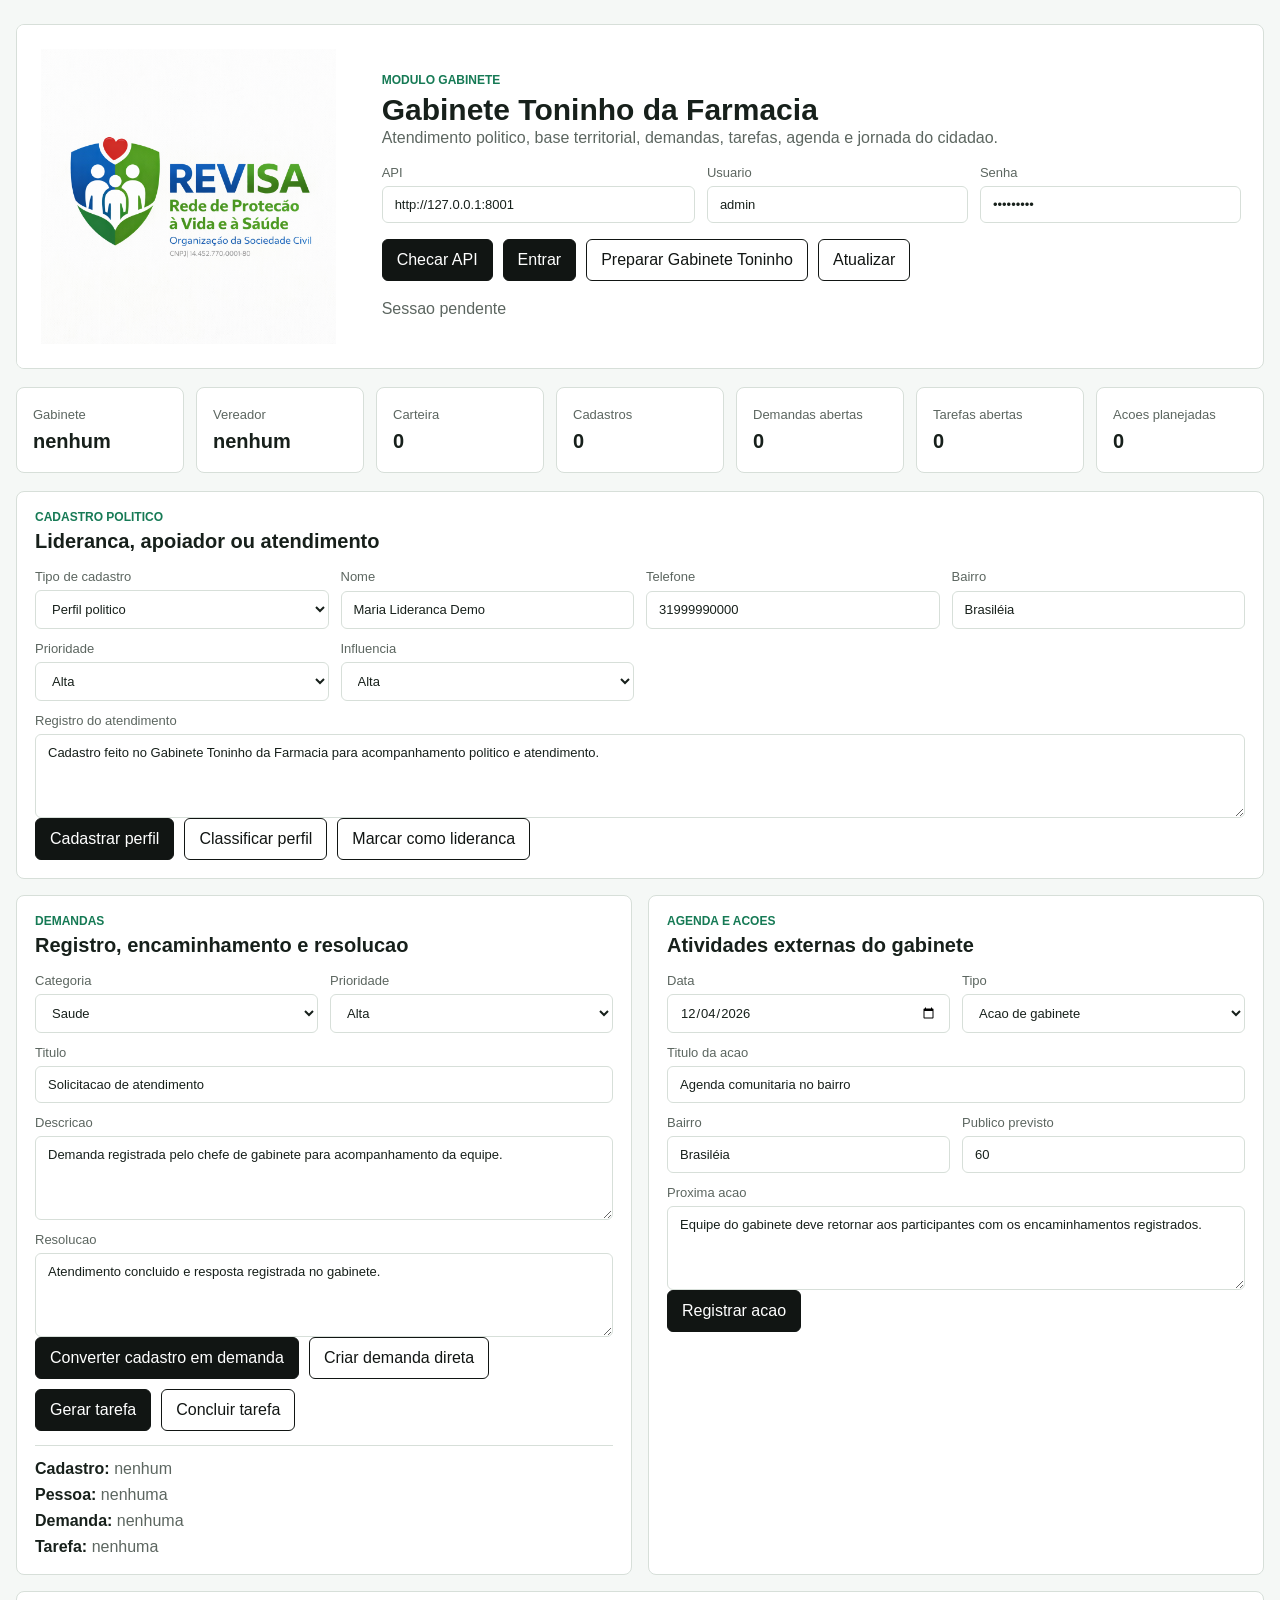
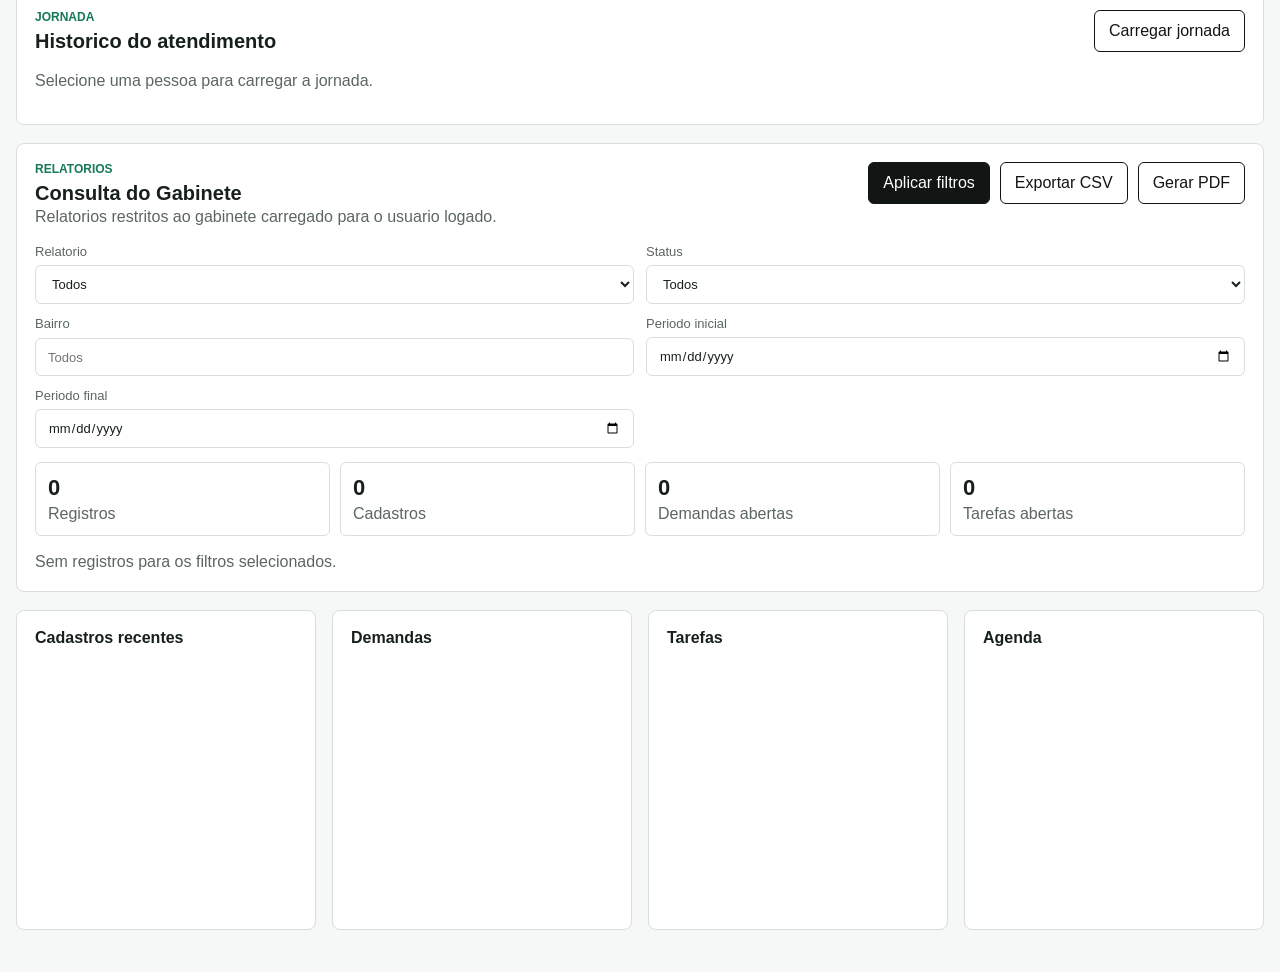
<file: apps/gabinete/index.html>
<!doctype html>
<html lang="pt-BR">
  <head>
    <meta charset="utf-8" />
    <meta name="viewport" content="width=device-width, initial-scale=1" />
    <title>REVISA Modulo Gabinete</title>
    <link rel="icon" href="data:," />
    <link rel="stylesheet" href="./styles.css" />
  </head>
  <body>
    <main class="app-shell">
      <section class="access-panel" aria-label="Acesso ao gabinete">
        <img src="./assets/logo-revisa.png" alt="Logo REVISA" />
        <div class="access-content">
          <div>
            <p class="eyebrow">Modulo Gabinete</p>
            <h1>Gabinete Toninho da Farmacia</h1>
            <p class="muted">Atendimento politico, base territorial, demandas, tarefas, agenda e jornada do cidadao.</p>
          </div>
          <div class="access-grid">
            <label>
              API
              <input id="apiBase" value="http://127.0.0.1:8001" />
            </label>
            <label>
              Usuario
              <input id="username" value="admin" autocomplete="username" />
            </label>
            <label>
              Senha
              <input id="password" type="password" value="Admin@123" autocomplete="current-password" />
            </label>
          </div>
          <div class="actions">
            <button id="healthBtn" type="button">Checar API</button>
            <button id="loginBtn" type="button">Entrar</button>
            <button id="prepareCabinetBtn" type="button" class="secondary">Preparar Gabinete Toninho</button>
            <button id="refreshBtn" type="button" class="secondary">Atualizar</button>
          </div>
          <p id="sessionState" class="muted">Sessao pendente</p>
        </div>
      </section>

      <section class="context-row" aria-label="Resumo do gabinete">
        <article>
          <span>Gabinete</span>
          <strong id="contextCabinet">nenhum</strong>
        </article>
        <article>
          <span>Vereador</span>
          <strong id="contextVereador">nenhum</strong>
        </article>
        <article>
          <span>Carteira</span>
          <strong id="metricCarteira">0</strong>
        </article>
        <article>
          <span>Cadastros</span>
          <strong id="metricCaptacoes">0</strong>
        </article>
        <article>
          <span>Demandas abertas</span>
          <strong id="metricDemandas">0</strong>
        </article>
        <article>
          <span>Tarefas abertas</span>
          <strong id="metricTarefas">0</strong>
        </article>
        <article>
          <span>Acoes planejadas</span>
          <strong id="metricAgenda">0</strong>
        </article>
      </section>

      <section class="board">
        <article class="panel profile-panel">
          <div class="panel-head">
            <div>
              <p class="eyebrow">Cadastro politico</p>
              <h2>Lideranca, apoiador ou atendimento</h2>
            </div>
          </div>
          <div class="form-grid">
            <label>
              Tipo de cadastro
              <select id="profileType">
                <option value="PERFIL_POLITICO">Perfil politico</option>
                <option value="LIDERANCA">Lideranca</option>
                <option value="APOIADOR">Apoiador</option>
                <option value="ATENDIMENTO">Atendimento</option>
              </select>
            </label>
            <label>
              Nome
              <input id="profileName" value="Maria Lideranca Demo" />
            </label>
            <label>
              Telefone
              <input id="profilePhone" value="31999990000" />
            </label>
            <label>
              Bairro
              <input id="profileDistrict" value="Brasiléia" />
            </label>
            <label>
              Prioridade
              <select id="profilePriority">
                <option value="HIGH">Alta</option>
                <option value="MEDIUM">Media</option>
                <option value="LOW">Baixa</option>
              </select>
            </label>
            <label>
              Influencia
              <select id="profileInfluence">
                <option value="ALTA">Alta</option>
                <option value="MEDIA">Media</option>
                <option value="BAIXA">Baixa</option>
              </select>
            </label>
            <label class="wide">
              Registro do atendimento
              <textarea id="profileNotes">Cadastro feito no Gabinete Toninho da Farmacia para acompanhamento politico e atendimento.</textarea>
            </label>
          </div>
          <div class="actions">
            <button id="createProfileBtn" type="button">Cadastrar perfil</button>
            <button id="classifyProfileBtn" type="button" class="secondary">Classificar perfil</button>
            <button id="leadershipBtn" type="button" class="secondary">Marcar como lideranca</button>
          </div>
        </article>

        <article class="panel demand-panel">
          <div class="panel-head">
            <div>
              <p class="eyebrow">Demandas</p>
              <h2>Registro, encaminhamento e resolucao</h2>
            </div>
          </div>
          <div class="form-grid compact">
            <label>
              Categoria
              <select id="demandCategory">
                <option value="SAUDE">Saude</option>
                <option value="ASSISTENCIA_SOCIAL">Assistencia social</option>
                <option value="EMPREGO">Emprego</option>
                <option value="INFRAESTRUTURA">Infraestrutura</option>
                <option value="DOCUMENTACAO">Documentacao</option>
                <option value="ATENDIMENTO_POLITICO">Atendimento politico</option>
              </select>
            </label>
            <label>
              Prioridade
              <select id="demandPriority">
                <option value="HIGH">Alta</option>
                <option value="MEDIUM">Media</option>
                <option value="LOW">Baixa</option>
              </select>
            </label>
            <label class="wide">
              Titulo
              <input id="demandTitle" value="Solicitacao de atendimento" />
            </label>
            <label class="wide">
              Descricao
              <textarea id="demandDescription">Demanda registrada pelo chefe de gabinete para acompanhamento da equipe.</textarea>
            </label>
            <label class="wide">
              Resolucao
              <textarea id="resolutionNotes">Atendimento concluido e resposta registrada no gabinete.</textarea>
            </label>
          </div>
          <div class="actions">
            <button id="convertDemandBtn" type="button">Converter cadastro em demanda</button>
            <button id="createDemandBtn" type="button" class="secondary">Criar demanda direta</button>
            <button id="createTaskBtn" type="button">Gerar tarefa</button>
            <button id="completeTaskBtn" type="button" class="secondary">Concluir tarefa</button>
          </div>
          <div class="selected-flow">
            <p><strong>Cadastro:</strong> <span id="selectedCapture">nenhum</span></p>
            <p><strong>Pessoa:</strong> <span id="selectedPerson">nenhuma</span></p>
            <p><strong>Demanda:</strong> <span id="selectedDemand">nenhuma</span></p>
            <p><strong>Tarefa:</strong> <span id="selectedTask">nenhuma</span></p>
          </div>
        </article>

        <article class="panel">
          <div class="panel-head">
            <div>
              <p class="eyebrow">Agenda e acoes</p>
              <h2>Atividades externas do gabinete</h2>
            </div>
          </div>
          <div class="form-grid compact">
            <label>
              Data
              <input id="eventDate" type="date" />
            </label>
            <label>
              Tipo
              <select id="eventType">
                <option value="ACAO_GABINETE">Acao de gabinete</option>
                <option value="REUNIAO_COMUNITARIA">Reuniao comunitaria</option>
                <option value="VISITA_LIDERANCA">Visita a lideranca</option>
                <option value="PRESTACAO_CONTAS">Prestacao de contas</option>
              </select>
            </label>
            <label class="wide">
              Titulo da acao
              <input id="eventTitle" value="Agenda comunitaria no bairro" />
            </label>
            <label>
              Bairro
              <input id="eventDistrict" value="Brasiléia" />
            </label>
            <label>
              Publico previsto
              <input id="eventExpected" value="60" />
            </label>
            <label class="wide">
              Proxima acao
              <textarea id="eventNextAction">Equipe do gabinete deve retornar aos participantes com os encaminhamentos registrados.</textarea>
            </label>
          </div>
          <div class="actions">
            <button id="createEventBtn" type="button">Registrar acao</button>
          </div>
        </article>

        <article class="panel journey-panel">
          <div class="panel-head">
            <div>
              <p class="eyebrow">Jornada</p>
              <h2>Historico do atendimento</h2>
            </div>
            <button id="timelineBtn" type="button" class="secondary">Carregar jornada</button>
          </div>
          <div id="timelineSummary" class="timeline-summary">
            <p class="muted">Selecione uma pessoa para carregar a jornada.</p>
          </div>
          <div id="timelineList" class="timeline-list"></div>
        </article>
      </section>

      <section class="report-center panel" aria-label="Relatorios do gabinete">
        <div class="panel-head">
          <div>
            <p class="eyebrow">Relatorios</p>
            <h2>Consulta do Gabinete</h2>
            <p class="muted">Relatorios restritos ao gabinete carregado para o usuario logado.</p>
          </div>
          <div class="actions">
            <button id="cabinetReportRunBtn" type="button">Aplicar filtros</button>
            <button id="cabinetReportCsvBtn" type="button" class="secondary">Exportar CSV</button>
            <button id="cabinetReportPdfBtn" type="button" class="secondary">Gerar PDF</button>
          </div>
        </div>
        <div class="form-grid compact">
          <label>
            Relatorio
            <select id="cabinetReportType">
              <option value="all">Todos</option>
              <option value="captures">Cadastros politicos</option>
              <option value="demands">Demandas</option>
              <option value="tasks">Tarefas</option>
              <option value="events">Agenda e acoes</option>
              <option value="productivity">Produtividade da equipe</option>
              <option value="territory">Mapa territorial</option>
            </select>
          </label>
          <label>
            Status
            <select id="cabinetReportStatus">
              <option value="">Todos</option>
            </select>
          </label>
          <label>
            Bairro
            <input id="cabinetReportDistrict" placeholder="Todos" />
          </label>
          <label>
            Periodo inicial
            <input id="cabinetReportStart" type="date" />
          </label>
          <label>
            Periodo final
            <input id="cabinetReportEnd" type="date" />
          </label>
        </div>
        <div id="cabinetReportSummary" class="report-summary">
          <p class="muted">Carregue o gabinete para montar os relatorios.</p>
        </div>
        <div id="cabinetReportTable" class="report-table"></div>
      </section>

      <section class="lists" aria-label="Listas do gabinete">
        <article class="panel">
          <h3>Cadastros recentes</h3>
          <div id="capturesList" class="list"></div>
        </article>
        <article class="panel">
          <h3>Demandas</h3>
          <div id="demandsList" class="list"></div>
        </article>
        <article class="panel">
          <h3>Tarefas</h3>
          <div id="tasksList" class="list"></div>
        </article>
        <article class="panel">
          <h3>Agenda</h3>
          <div id="eventsList" class="list"></div>
        </article>
      </section>
    </main>

    <aside id="toast" class="toast" aria-live="polite"></aside>
    <script src="./app.js"></script>
  </body>
</html>
</file>
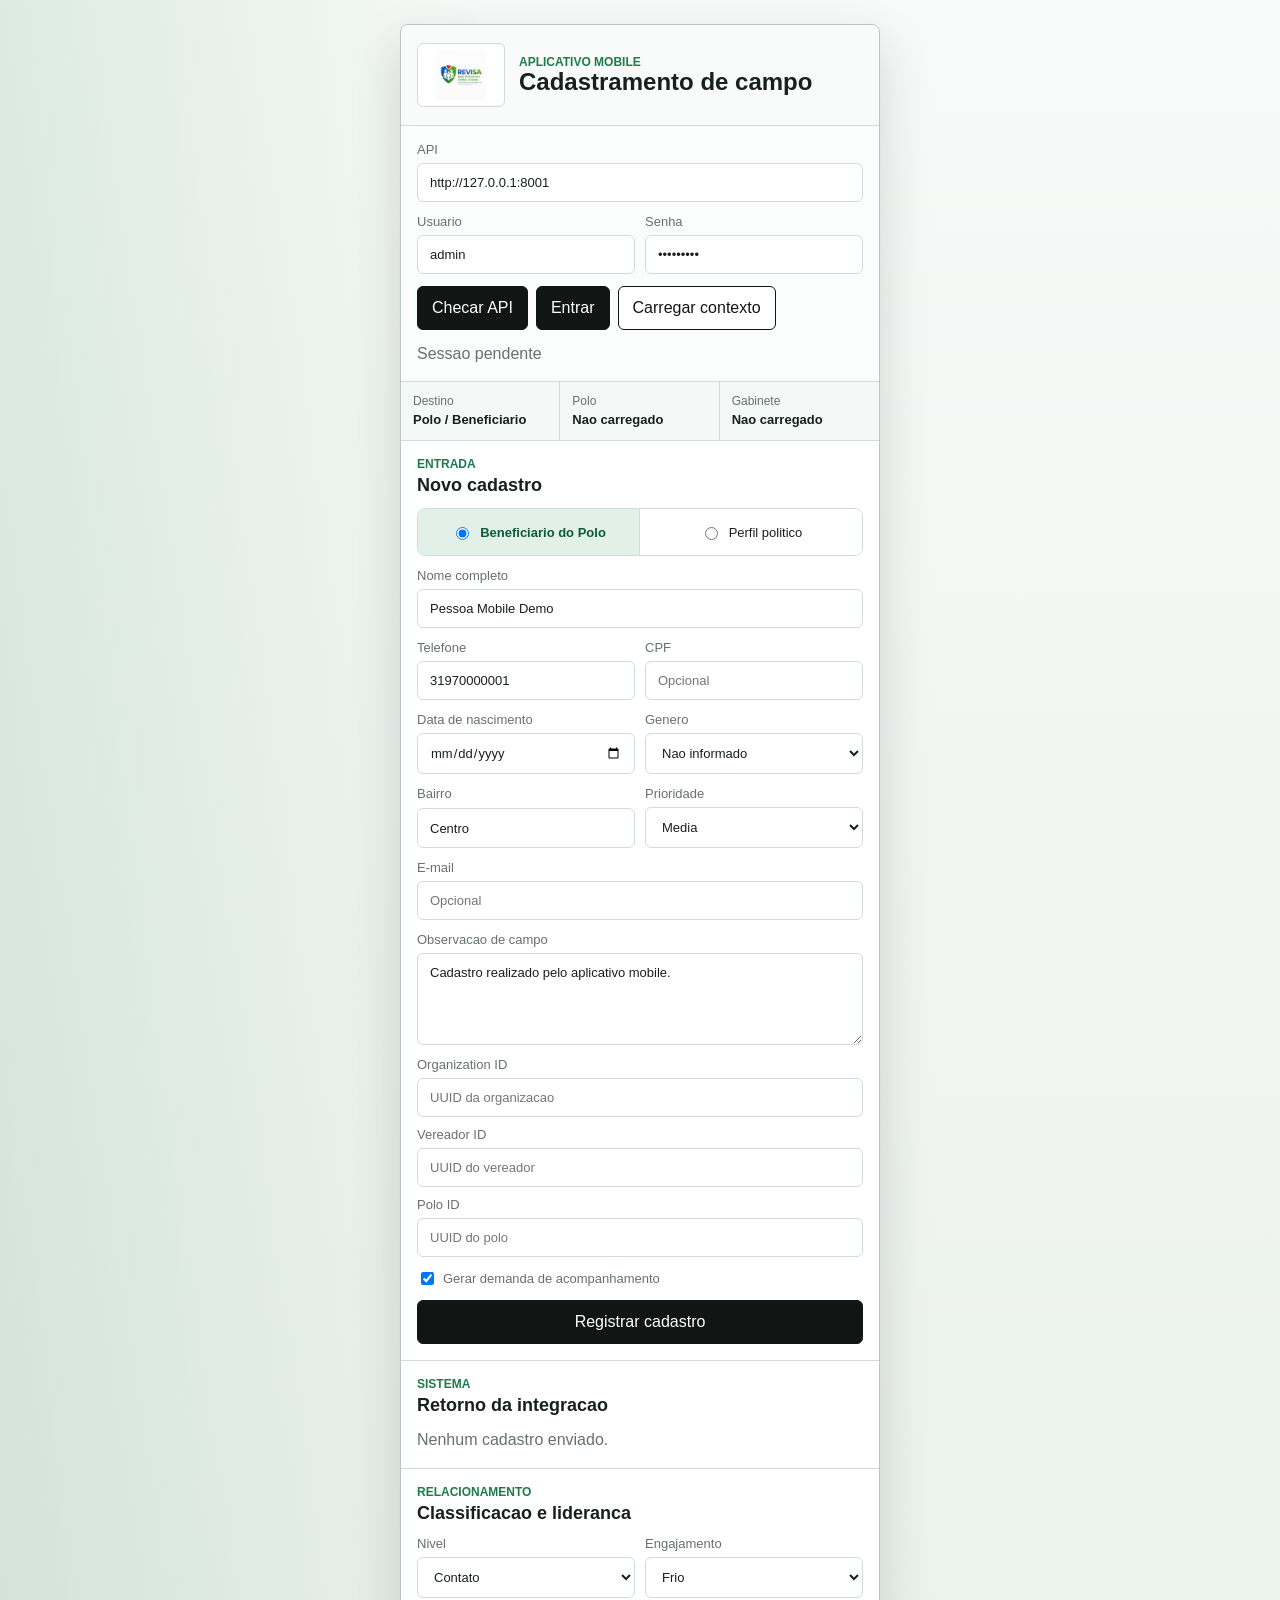
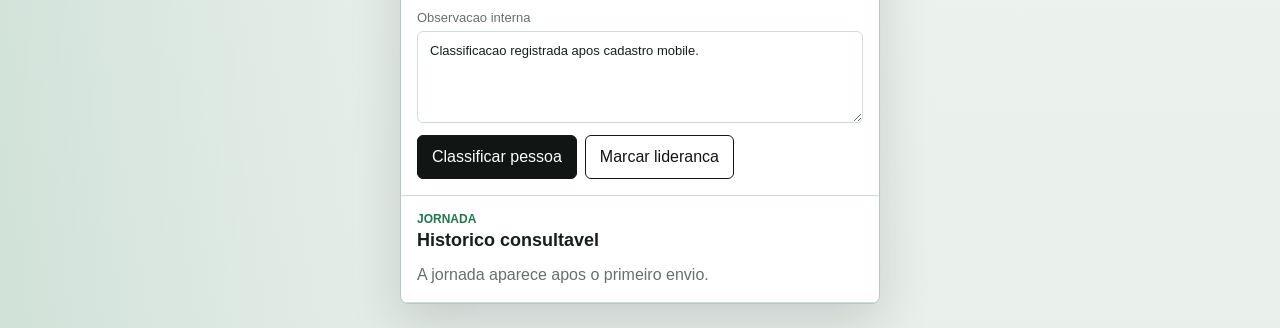
<file: apps/mobile/index.html>
<!doctype html>
<html lang="pt-BR">
  <head>
    <!-- Meta Tags - Essential -->
    <meta charset="utf-8" />
    <meta name="viewport" content="width=device-width, initial-scale=1, viewport-fit=cover, user-scalable=no" />
    <meta http-equiv="X-UA-Compatible" content="ie=edge" />
    
    <!-- PWA - Progressive Web App -->
    <meta name="theme-color" content="#2d7b8f" />
    <meta name="description" content="Aplicativo mobile para gestão de captações, planos de trabalho, polos, gabinetes, compras, pessoal, patrimônio e prestação de contas." />
    <link rel="manifest" href="./manifest.json" />
    <link rel="icon" type="image/png" href="./assets/icon-192.png" />
    <link rel="apple-touch-icon" href="./assets/icon-192.png" />
    
    <!-- iOS Specific -->
    <meta name="apple-mobile-web-app-capable" content="yes" />
    <meta name="apple-mobile-web-app-status-bar-style" content="black-translucent" />
    <meta name="apple-mobile-web-app-title" content="REVISA" />
    
    <!-- Android Specific -->
    <meta name="mobile-web-app-capable" content="yes" />
    
    <!-- Security & Privacy -->
    <meta http-equiv="Content-Security-Policy" content="default-src 'self'; script-src 'self'; style-src 'self' 'unsafe-inline'; img-src 'self' data:; connect-src 'self' http://127.0.0.1:8001 http://localhost:8001 http://localhost:5175;" />
    <meta name="referrer" content="strict-origin-when-cross-origin" />
    
    <!-- Title -->
    <title>REVISA Mobile - Gestão de Captações e Planos</title>
    
    <!-- Styles -->
    <link rel="stylesheet" href="./styles.css" />
  </head>
  <body>
    <main class="mobile-shell">
      <section class="phone" aria-label="Aplicativo mobile de cadastramento">
        <header class="app-bar">
          <img src="./assets/logo-revisa.png" alt="REVISA" />
          <div>
            <p class="eyebrow">Aplicativo Mobile</p>
            <h1>Cadastramento de campo</h1>
          </div>
        </header>

        <form class="session-strip" aria-label="Acesso ao aplicativo">
          <label>
            API
            <input id="apiBase" value="http://127.0.0.1:8001" />
          </label>
          <div class="grid two">
            <label>
              Usuario
              <input id="username" value="admin" autocomplete="username" />
            </label>
            <label>
              Senha
              <input id="password" type="password" value="Admin@123" autocomplete="current-password" />
            </label>
          </div>
          <div class="actions">
            <button id="healthBtn" type="button">Checar API</button>
            <button id="loginBtn" type="button">Entrar</button>
            <button id="contextBtn" type="button" class="secondary">Carregar contexto</button>
          </div>
          <p id="sessionState" class="muted">Sessao pendente</p>
        </form>

        <section class="context-panel" aria-label="Contexto do cadastro">
          <article>
            <span>Destino</span>
            <strong id="metricDestino">Nao selecionado</strong>
          </article>
          <article>
            <span>Polo</span>
            <strong id="metricPolo">Nao carregado</strong>
          </article>
          <article>
            <span>Gabinete</span>
            <strong id="metricGabinete">Nao carregado</strong>
          </article>
        </section>

        <section class="form-panel" aria-label="Novo cadastro">
          <div class="section-head">
            <p class="eyebrow">Entrada</p>
            <h2>Novo cadastro</h2>
          </div>

          <div class="segmented" role="group" aria-label="Tipo de cadastro">
            <label>
              <input type="radio" name="intakeMode" value="POLO_BENEFICIARIO" checked />
              Beneficiario do Polo
            </label>
            <label>
              <input type="radio" name="intakeMode" value="MANDATO_ACOMPANHAMENTO" />
              Perfil politico
            </label>
          </div>

          <label>
            Nome completo
            <input id="fullName" value="Pessoa Mobile Demo" />
          </label>

          <div class="grid two">
            <label>
              Telefone
              <input id="phone" value="31970000001" />
            </label>
            <label>
              CPF
              <input id="cpf" placeholder="Opcional" />
            </label>
          </div>

          <div class="grid two">
            <label>
              Data de nascimento
              <input id="birthDate" type="date" />
            </label>
            <label>
              Genero
              <select id="gender">
                <option value="">Nao informado</option>
                <option value="FEMININO">Feminino</option>
                <option value="MASCULINO">Masculino</option>
                <option value="OUTRO">Outro</option>
              </select>
            </label>
          </div>

          <div class="grid two">
            <label>
              Bairro
              <input id="district" value="Centro" />
            </label>
            <label>
              Prioridade
              <select id="priorityLevel">
                <option value="MEDIUM">Media</option>
                <option value="HIGH">Alta</option>
                <option value="LOW">Baixa</option>
              </select>
            </label>
          </div>

          <label>
            E-mail
            <input id="email" placeholder="Opcional" />
          </label>

          <label>
            Observacao de campo
            <textarea id="notes">Cadastro realizado pelo aplicativo mobile.</textarea>
          </label>

          <div class="context-fields">
            <label>
              Organization ID
              <input id="organizationId" placeholder="UUID da organizacao" />
            </label>
            <label>
              Vereador ID
              <input id="vereadorId" placeholder="UUID do vereador" />
            </label>
            <label id="poloField">
              Polo ID
              <input id="poloId" placeholder="UUID do polo" />
            </label>
          </div>

          <label class="check">
            <input id="createDemand" type="checkbox" checked />
            Gerar demanda de acompanhamento
          </label>

          <button id="submitBtn" type="button" class="primary">Registrar cadastro</button>
        </section>

        <section class="result-panel" aria-label="Retorno do sistema">
          <div class="section-head">
            <p class="eyebrow">Sistema</p>
            <h2>Retorno da integracao</h2>
          </div>
          <div id="result" class="result">
            <p class="muted">Nenhum cadastro enviado.</p>
          </div>
        </section>

        <section class="form-panel" aria-label="Classificacao politica">
          <div class="section-head">
            <p class="eyebrow">Relacionamento</p>
            <h2>Classificacao e lideranca</h2>
          </div>
          <div class="grid two">
            <label>
              Nivel
              <select id="relationshipLevel">
                <option value="CONTATO">Contato</option>
                <option value="PARTICIPANTE">Participante</option>
                <option value="APOIADOR">Apoiador</option>
                <option value="LIDERANCA">Lideranca</option>
                <option value="VOTO_CERTO">Voto certo</option>
              </select>
            </label>
            <label>
              Engajamento
              <select id="engagement">
                <option value="FRIO">Frio</option>
                <option value="MEDIO">Medio</option>
                <option value="FORTE">Forte</option>
              </select>
            </label>
          </div>
          <label>
            Observacao interna
            <textarea id="relationshipNotes">Classificacao registrada apos cadastro mobile.</textarea>
          </label>
          <div class="actions">
            <button id="classifyBtn" type="button">Classificar pessoa</button>
            <button id="leadershipBtn" type="button" class="secondary">Marcar lideranca</button>
          </div>
        </section>

        <section class="timeline-panel" aria-label="Jornada da pessoa">
          <div class="section-head">
            <p class="eyebrow">Jornada</p>
            <h2>Historico consultavel</h2>
          </div>
          <div id="timeline" class="timeline">
            <p class="muted">A jornada aparece apos o primeiro envio.</p>
          </div>
        </section>
      </section>
    </main>

    <aside id="toast" class="toast" aria-live="polite"></aside>
    
    <!-- Scripts -->
    <script src="./sw-register.js"></script>
    <script src="./app.js"></script>
  </body>
</html>
</file>
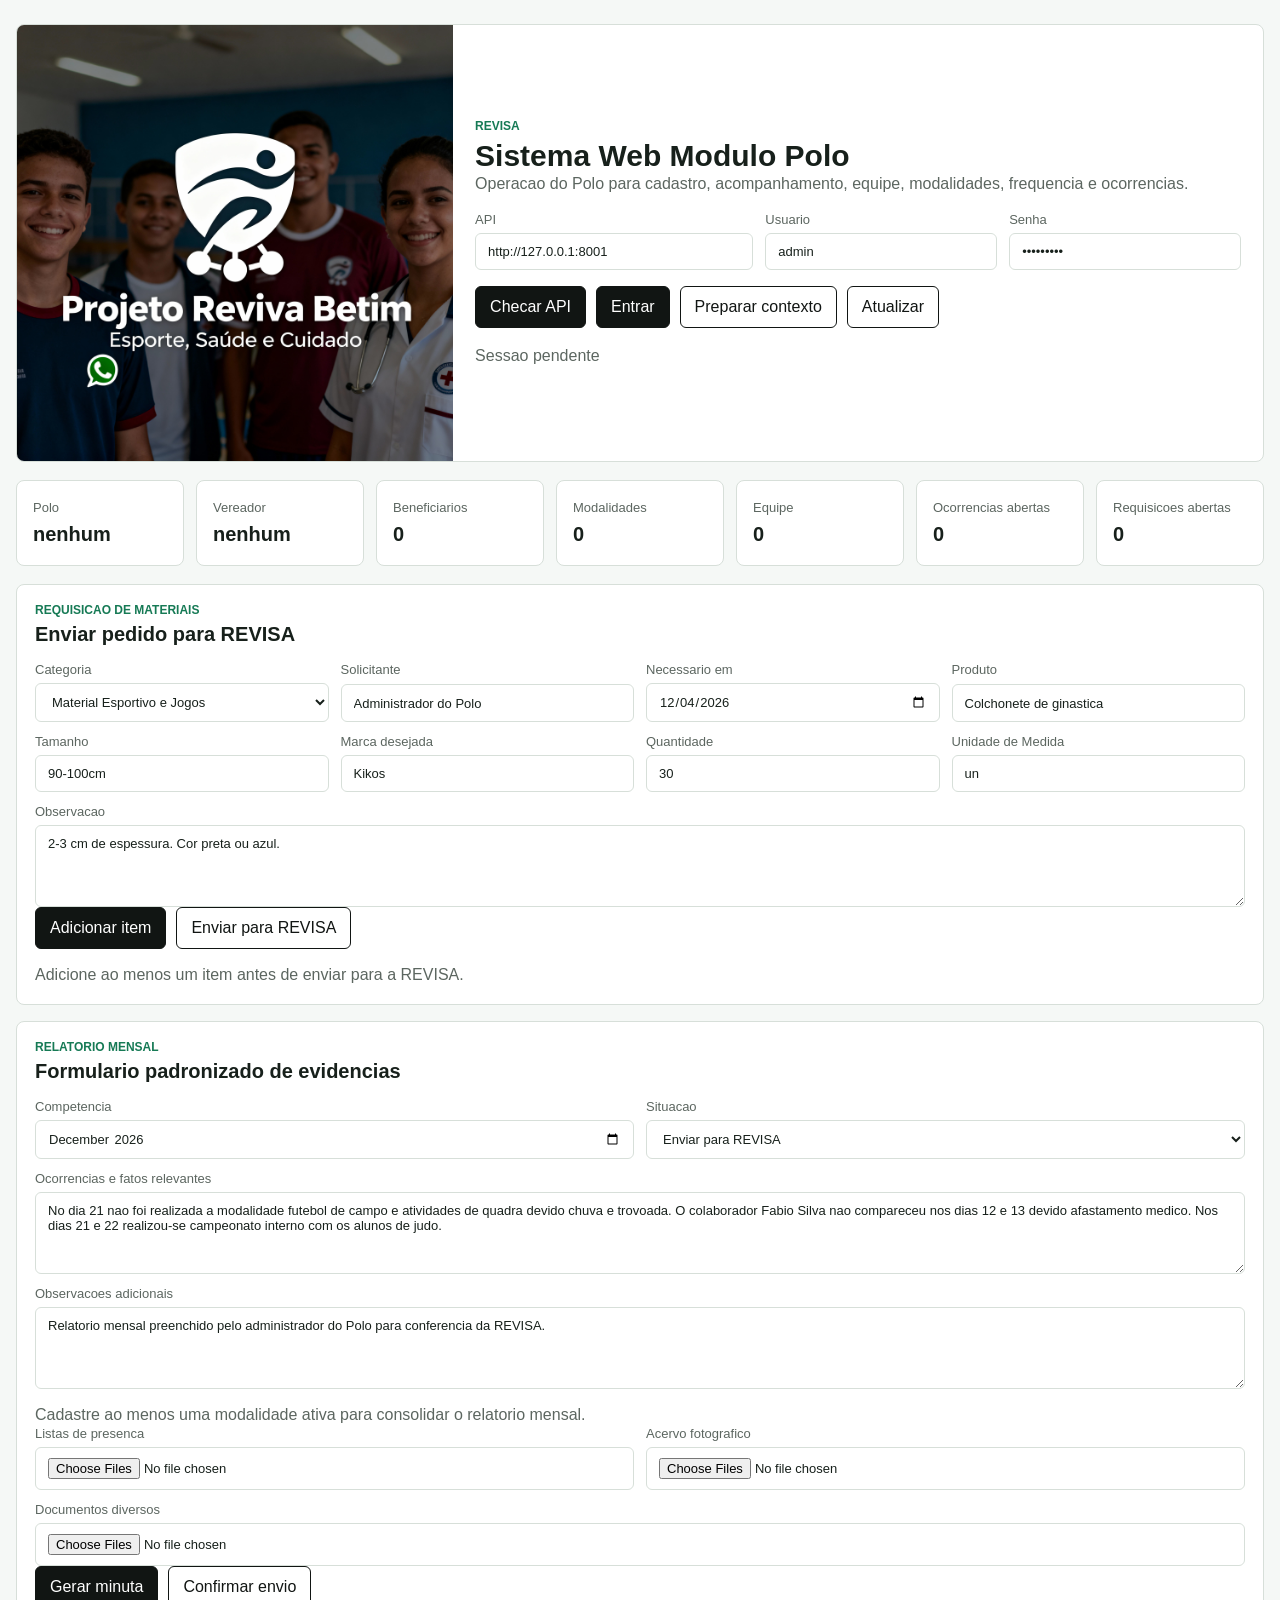
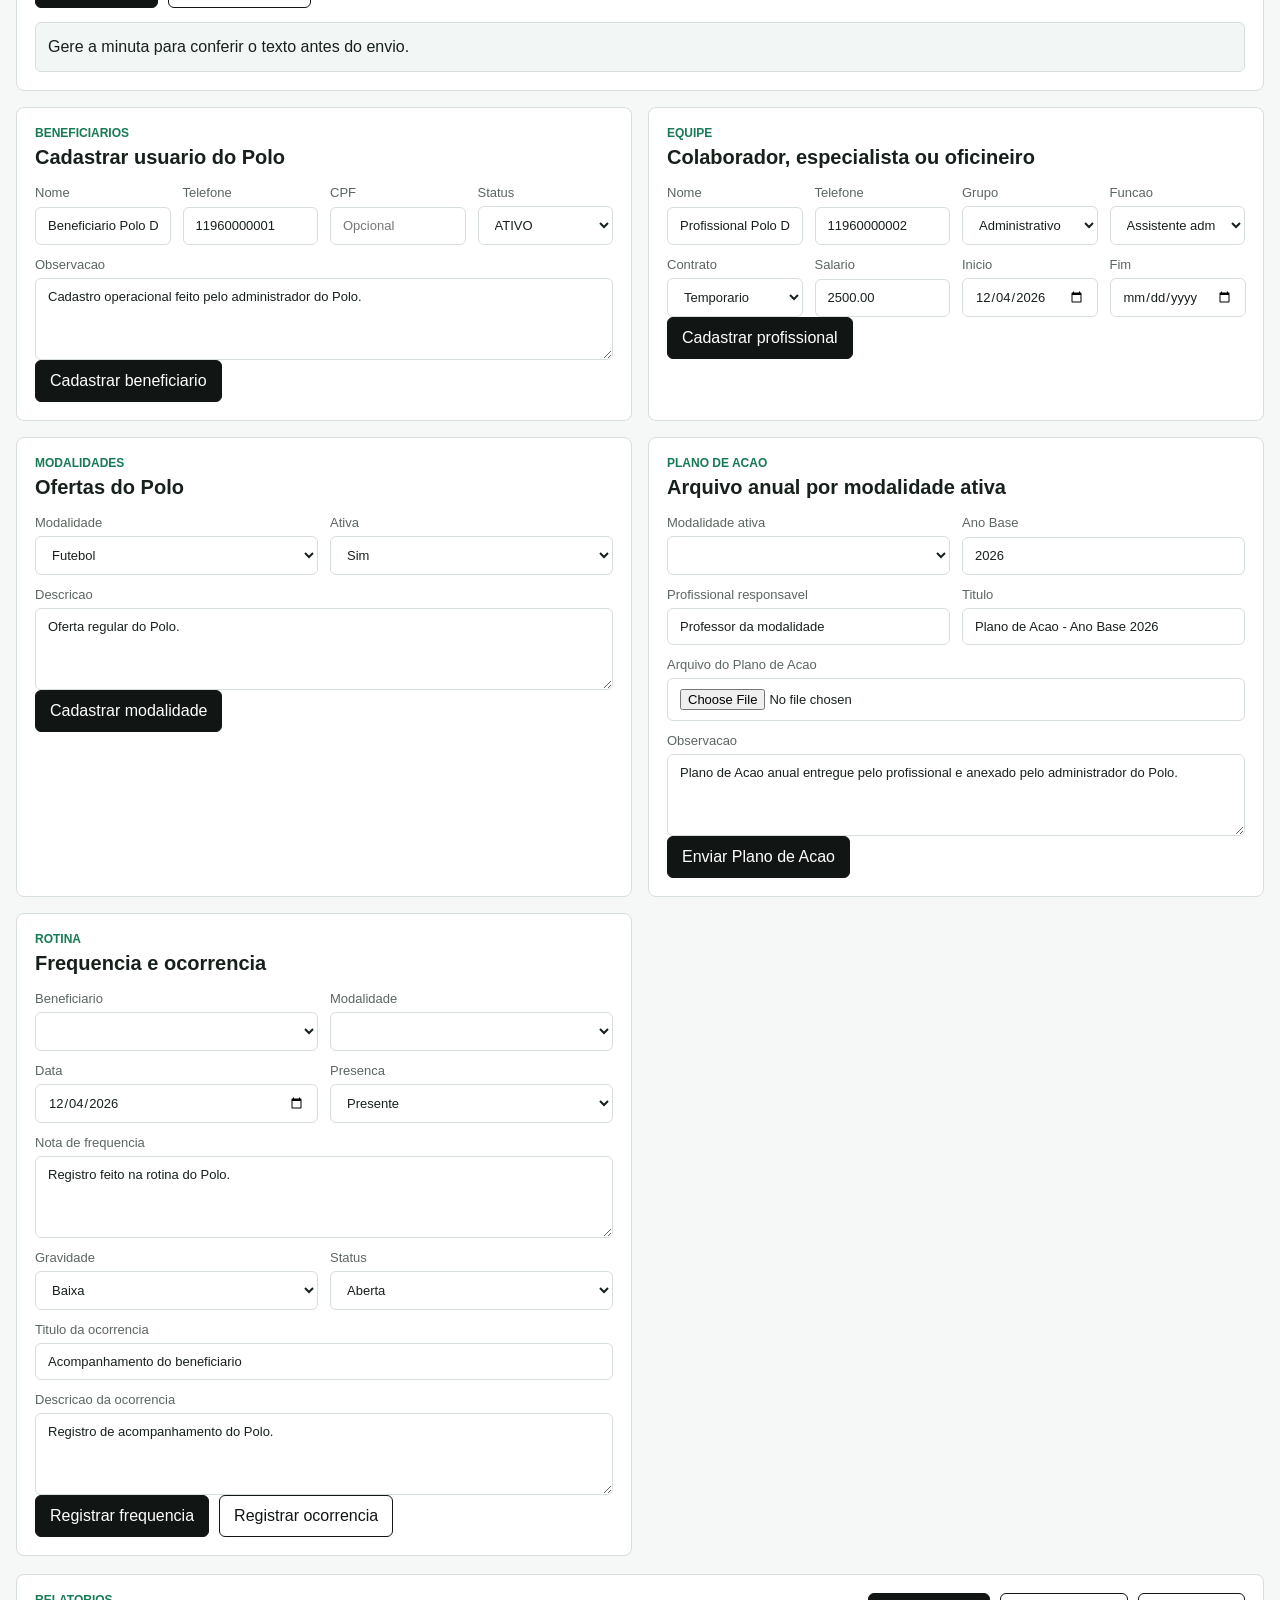
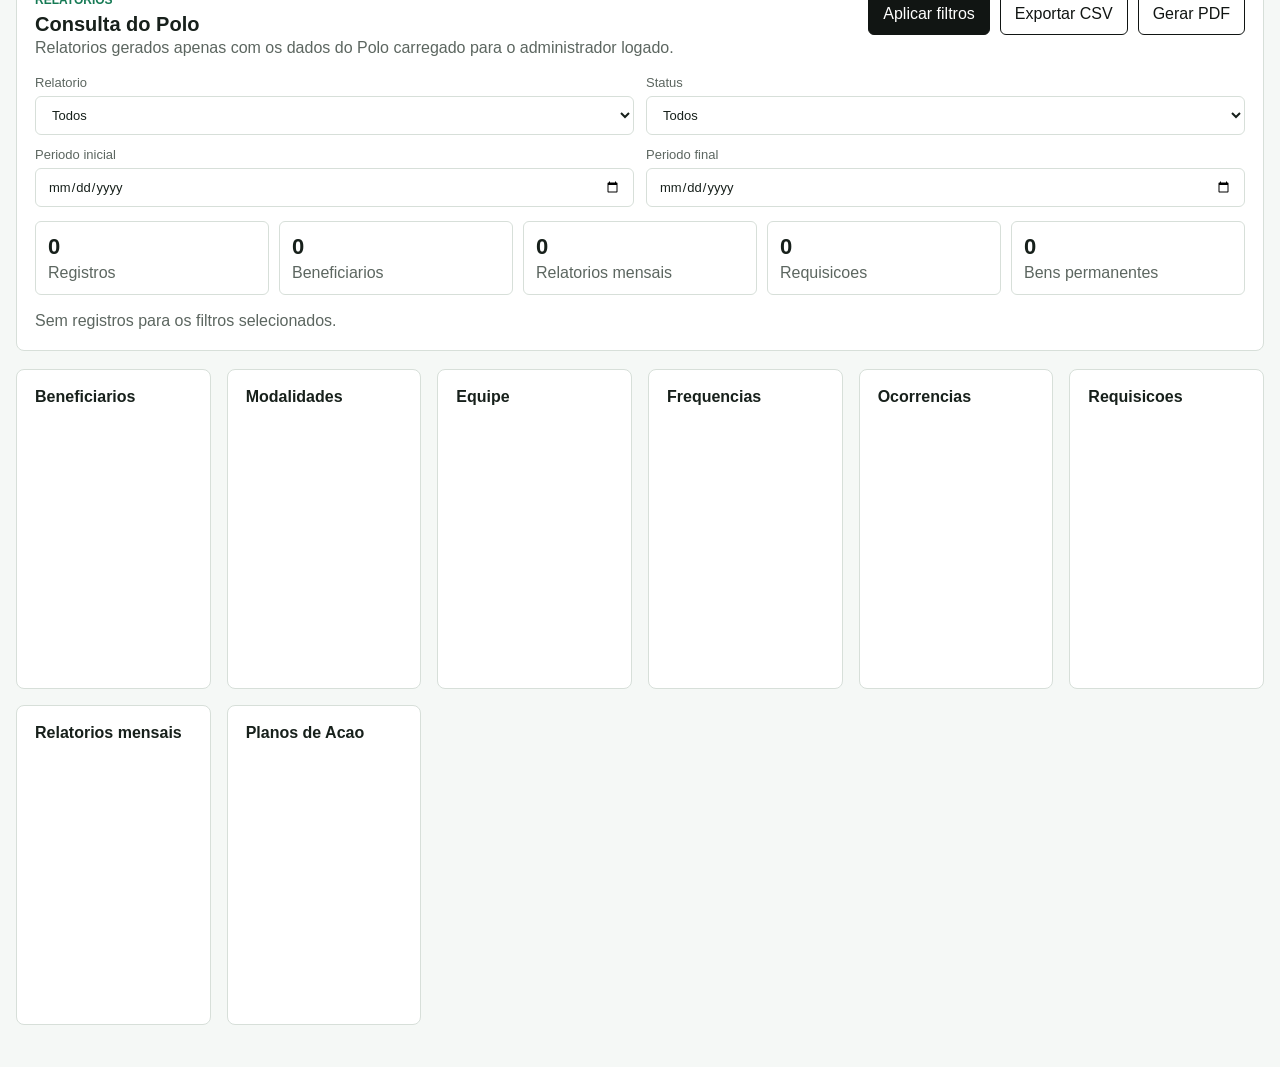
<file: apps/polo/index.html>
<!doctype html>
<html lang="pt-BR">
  <head>
    <meta charset="utf-8" />
    <meta name="viewport" content="width=device-width, initial-scale=1" />
    <title>REVISA Modulo Polo</title>
    <link rel="icon" href="data:," />
    <link rel="stylesheet" href="./styles.css" />
  </head>
  <body>
    <main class="app-shell">
      <section class="access-panel" aria-label="Acesso restrito">
        <img
          src="./assets/reviva-betim.png"
          alt="Projeto Reviva Betim"
        />
        <div class="access-content">
          <div>
            <p class="eyebrow">REVISA</p>
            <h1>Sistema Web Modulo Polo</h1>
            <p class="muted">Operacao do Polo para cadastro, acompanhamento, equipe, modalidades, frequencia e ocorrencias.</p>
          </div>
          <div class="access-grid">
            <label>
              API
              <input id="apiBase" value="http://127.0.0.1:8001" />
            </label>
            <label>
              Usuario
              <input id="username" value="admin" autocomplete="username" />
            </label>
            <label>
              Senha
              <input id="password" type="password" value="Admin@123" autocomplete="current-password" />
            </label>
          </div>
          <div class="actions">
            <button id="healthBtn" type="button">Checar API</button>
            <button id="loginBtn" type="button">Entrar</button>
            <button id="contextBtn" type="button" class="secondary">Preparar contexto</button>
            <button id="refreshBtn" type="button" class="secondary">Atualizar</button>
          </div>
          <p id="sessionState" class="muted">Sessao pendente</p>
        </div>
      </section>

      <section class="context-row" aria-label="Contexto do Polo">
        <article>
          <span>Polo</span>
          <strong id="contextPolo">nenhum</strong>
        </article>
        <article>
          <span>Vereador</span>
          <strong id="contextVereador">nenhum</strong>
        </article>
        <article>
          <span>Beneficiarios</span>
          <strong id="metricBeneficiarios">0</strong>
        </article>
        <article>
          <span>Modalidades</span>
          <strong id="metricModalidades">0</strong>
        </article>
        <article>
          <span>Equipe</span>
          <strong id="metricEquipe">0</strong>
        </article>
        <article>
          <span>Ocorrencias abertas</span>
          <strong id="metricOcorrencias">0</strong>
        </article>
        <article>
          <span>Requisicoes abertas</span>
          <strong id="metricRequisicoes">0</strong>
        </article>
      </section>

      <section class="board">
        <article class="panel purchase-panel">
          <div class="panel-head">
            <div>
              <p class="eyebrow">Requisicao de Materiais</p>
              <h2>Enviar pedido para REVISA</h2>
            </div>
          </div>
          <div class="form-grid">
            <label>
              Categoria
              <select id="purchaseCategory">
                <option value="MATERIAL_ESPORTIVO_E_JOGOS">Material Esportivo e Jogos</option>
                <option value="MATERIAL_PEDAGOGICO">Material Pedagogico</option>
                <option value="MATERIAL_DE_EXPEDIENTE">Material de Expediente</option>
                <option value="MATERIAL_DE_FESTIVIDADE">Material de Festividade</option>
                <option value="MATERIAL_DE_LIMPEZA">Material de Limpeza e Descartaveis</option>
                <option value="MATERIAL_DE_MANUTENCAO">Material de Manutencao</option>
                <option value="MATERIAL_DE_PRIMEIROS_SOCORROS">Material de Primeiros Socorros</option>
                <option value="MATERIAL_DE_EPI">Material de Equipamento de Protecao Individual</option>
                <option value="BENS_PERMANENTES">Bens Permanentes</option>
                <option value="UNIFORME_ALUNO">Pedido de Uniforme Aluno</option>
                <option value="UNIFORME_FUNCIONARIO">Pedido de Uniforme Funcionario</option>
              </select>
            </label>
            <label>
              Solicitante
              <input id="purchaseRequester" value="Administrador do Polo" />
            </label>
            <label>
              Necessario em
              <input id="purchaseNeededOn" type="date" />
            </label>
            <label>
              Produto
              <input id="purchaseProduct" value="Colchonete de ginastica" />
            </label>
            <label>
              Tamanho
              <input id="purchaseSize" value="90-100cm" />
            </label>
            <label>
              Marca desejada
              <input id="purchaseBrand" value="Kikos" />
            </label>
            <label>
              Quantidade
              <input id="purchaseQuantity" value="30" />
            </label>
            <label>
              Unidade de Medida
              <input id="purchaseUnit" value="un" />
            </label>
            <label class="wide">
              Observacao
              <textarea id="purchaseNotes">2-3 cm de espessura. Cor preta ou azul.</textarea>
            </label>
          </div>
          <div class="actions">
            <button id="addPurchaseItemBtn" type="button">Adicionar item</button>
            <button id="sendPurchaseBtn" type="button" class="secondary">Enviar para REVISA</button>
          </div>
          <div id="purchaseDraftList" class="draft-list"></div>
        </article>

        <article class="panel monthly-panel">
          <div class="panel-head">
            <div>
              <p class="eyebrow">Relatorio Mensal</p>
              <h2>Formulario padronizado de evidencias</h2>
            </div>
          </div>
          <div class="form-grid compact">
            <label>
              Competencia
              <input id="monthlyReference" type="month" />
            </label>
            <label>
              Situacao
              <select id="monthlyStatus">
                <option value="SUBMITTED">Enviar para REVISA</option>
                <option value="DRAFT">Salvar como rascunho</option>
              </select>
            </label>
            <label class="wide">
              Ocorrencias e fatos relevantes
              <textarea id="monthlyOccurrences">No dia 21 nao foi realizada a modalidade futebol de campo e atividades de quadra devido chuva e trovoada. O colaborador Fabio Silva nao compareceu nos dias 12 e 13 devido afastamento medico. Nos dias 21 e 22 realizou-se campeonato interno com os alunos de judo.</textarea>
            </label>
            <label class="wide">
              Observacoes adicionais
              <textarea id="monthlyNotes">Relatorio mensal preenchido pelo administrador do Polo para conferencia da REVISA.</textarea>
            </label>
          </div>
          <div id="monthlyModalities" class="monthly-modalities"></div>
          <div class="form-grid compact">
            <label>
              Listas de presenca
              <input id="attendanceFiles" type="file" multiple />
            </label>
            <label>
              Acervo fotografico
              <input id="photoFiles" type="file" multiple accept="image/*" />
            </label>
            <label class="wide">
              Documentos diversos
              <input id="documentFiles" type="file" multiple />
            </label>
          </div>
          <div class="actions">
            <button id="monthlyPreviewBtn" type="button">Gerar minuta</button>
            <button id="monthlySubmitBtn" type="button" class="secondary">Confirmar envio</button>
          </div>
          <pre id="monthlyPreview" class="monthly-preview">Gere a minuta para conferir o texto antes do envio.</pre>
        </article>

        <article class="panel">
          <div class="panel-head">
            <div>
              <p class="eyebrow">Beneficiarios</p>
              <h2>Cadastrar usuario do Polo</h2>
            </div>
          </div>
          <div class="form-grid">
            <label>
              Nome
              <input id="beneficiaryName" value="Beneficiario Polo Demo" />
            </label>
            <label>
              Telefone
              <input id="beneficiaryPhone" value="11960000001" />
            </label>
            <label>
              CPF
              <input id="beneficiaryCpf" placeholder="Opcional" />
            </label>
            <label>
              Status
              <select id="beneficiaryStatus">
                <option value="ATIVO">ATIVO</option>
                <option value="PRE_CADASTRADO">PRE_CADASTRADO</option>
                <option value="DESLIGADO">DESLIGADO</option>
              </select>
            </label>
            <label class="wide">
              Observacao
              <textarea id="beneficiaryNotes">Cadastro operacional feito pelo administrador do Polo.</textarea>
            </label>
          </div>
          <div class="actions">
            <button id="createBeneficiaryBtn" type="button">Cadastrar beneficiario</button>
          </div>
        </article>

        <article class="panel">
          <div class="panel-head">
            <div>
              <p class="eyebrow">Equipe</p>
              <h2>Colaborador, especialista ou oficineiro</h2>
            </div>
          </div>
          <div class="form-grid">
            <label>
              Nome
              <input id="staffName" value="Profissional Polo Demo" />
            </label>
            <label>
              Telefone
              <input id="staffPhone" value="11960000002" />
            </label>
            <label>
              Grupo
              <select id="staffGroup">
                <option value="ADMINISTRATIVO">Administrativo</option>
                <option value="ESPECIALISTA">Especialista</option>
                <option value="OFICINEIRO">Oficineiro</option>
              </select>
            </label>
            <label>
              Funcao
              <select id="staffRole"></select>
            </label>
            <label>
              Contrato
              <select id="contractType">
                <option value="TEMPORARIO">Temporario</option>
                <option value="CLT">CLT</option>
                <option value="MEI">MEI</option>
                <option value="VOLUNTARIO">Voluntario</option>
              </select>
            </label>
            <label>
              Salario
              <input id="salaryAmount" value="2500.00" />
            </label>
            <label>
              Inicio
              <input id="startsOn" type="date" />
            </label>
            <label>
              Fim
              <input id="endsOn" type="date" />
            </label>
          </div>
          <div class="actions">
            <button id="createStaffBtn" type="button">Cadastrar profissional</button>
          </div>
        </article>

        <article class="panel">
          <div class="panel-head">
            <div>
              <p class="eyebrow">Modalidades</p>
              <h2>Ofertas do Polo</h2>
            </div>
          </div>
          <div class="form-grid compact">
            <label>
              Modalidade
              <select id="modalityName">
                <option value="Futebol">Futebol</option>
                <option value="Volei">Volei</option>
                <option value="Handebol">Handebol</option>
                <option value="Futebol de campo">Futebol de campo</option>
                <option value="Society">Society</option>
                <option value="Yoga">Yoga</option>
                <option value="Ballet">Ballet</option>
                <option value="Lutas">Lutas</option>
                <option value="Artesanato">Artesanato</option>
                <option value="Grupos de terapia">Grupos de terapia</option>
                <option value="Fisioterapia">Fisioterapia</option>
              </select>
            </label>
            <label>
              Ativa
              <select id="modalityActive">
                <option value="true">Sim</option>
                <option value="false">Nao</option>
              </select>
            </label>
            <label class="wide">
              Descricao
              <textarea id="modalityDescription">Oferta regular do Polo.</textarea>
            </label>
          </div>
          <div class="actions">
            <button id="createModalityBtn" type="button">Cadastrar modalidade</button>
          </div>
        </article>

        <article class="panel">
          <div class="panel-head">
            <div>
              <p class="eyebrow">Plano de Acao</p>
              <h2>Arquivo anual por modalidade ativa</h2>
            </div>
          </div>
          <div class="form-grid compact">
            <label>
              Modalidade ativa
              <select id="actionPlanModality"></select>
            </label>
            <label>
              Ano Base
              <input id="actionPlanYear" value="2026" />
            </label>
            <label>
              Profissional responsavel
              <input id="actionPlanProfessional" value="Professor da modalidade" />
            </label>
            <label>
              Titulo
              <input id="actionPlanTitle" value="Plano de Acao - Ano Base 2026" />
            </label>
            <label class="wide">
              Arquivo do Plano de Acao
              <input id="actionPlanFile" type="file" />
            </label>
            <label class="wide">
              Observacao
              <textarea id="actionPlanNotes">Plano de Acao anual entregue pelo profissional e anexado pelo administrador do Polo.</textarea>
            </label>
          </div>
          <div class="actions">
            <button id="uploadActionPlanBtn" type="button">Enviar Plano de Acao</button>
          </div>
        </article>

        <article class="panel">
          <div class="panel-head">
            <div>
              <p class="eyebrow">Rotina</p>
              <h2>Frequencia e ocorrencia</h2>
            </div>
          </div>
          <div class="form-grid compact">
            <label>
              Beneficiario
              <select id="attendanceBeneficiary"></select>
            </label>
            <label>
              Modalidade
              <select id="attendanceModality"></select>
            </label>
            <label>
              Data
              <input id="activityDate" type="date" />
            </label>
            <label>
              Presenca
              <select id="present">
                <option value="true">Presente</option>
                <option value="false">Ausente</option>
              </select>
            </label>
            <label class="wide">
              Nota de frequencia
              <textarea id="attendanceNotes">Registro feito na rotina do Polo.</textarea>
            </label>
            <label>
              Gravidade
              <select id="occurrenceSeverity">
                <option value="LOW">Baixa</option>
                <option value="MEDIUM">Media</option>
                <option value="HIGH">Alta</option>
              </select>
            </label>
            <label>
              Status
              <select id="occurrenceStatus">
                <option value="OPEN">Aberta</option>
                <option value="CLOSED">Fechada</option>
              </select>
            </label>
            <label class="wide">
              Titulo da ocorrencia
              <input id="occurrenceTitle" value="Acompanhamento do beneficiario" />
            </label>
            <label class="wide">
              Descricao da ocorrencia
              <textarea id="occurrenceDescription">Registro de acompanhamento do Polo.</textarea>
            </label>
          </div>
          <div class="actions">
            <button id="attendanceBtn" type="button">Registrar frequencia</button>
            <button id="occurrenceBtn" type="button" class="secondary">Registrar ocorrencia</button>
          </div>
        </article>
      </section>

      <section class="report-center panel" aria-label="Relatorios do Polo">
        <div class="panel-head">
          <div>
            <p class="eyebrow">Relatorios</p>
            <h2>Consulta do Polo</h2>
            <p class="muted">Relatorios gerados apenas com os dados do Polo carregado para o administrador logado.</p>
          </div>
          <div class="actions">
            <button id="poloReportRunBtn" type="button">Aplicar filtros</button>
            <button id="poloReportCsvBtn" type="button" class="secondary">Exportar CSV</button>
            <button id="poloReportPdfBtn" type="button" class="secondary">Gerar PDF</button>
          </div>
        </div>
        <div class="form-grid compact">
          <label>
            Relatorio
            <select id="poloReportType">
              <option value="all">Todos</option>
              <option value="beneficiaries">Beneficiarios</option>
              <option value="modalities">Modalidades e Planos de Acao</option>
              <option value="staff">Equipe</option>
              <option value="attendances">Frequencias</option>
              <option value="occurrences">Ocorrencias</option>
              <option value="purchases">Requisicoes de materiais</option>
              <option value="assets">Patrimonio do Polo</option>
              <option value="monthly">Relatorio Mensal</option>
            </select>
          </label>
          <label>
            Status
            <select id="poloReportStatus">
              <option value="">Todos</option>
            </select>
          </label>
          <label>
            Periodo inicial
            <input id="poloReportStart" type="date" />
          </label>
          <label>
            Periodo final
            <input id="poloReportEnd" type="date" />
          </label>
        </div>
        <div id="poloReportSummary" class="report-summary">
          <p class="muted">Atualize o Polo para montar os relatorios operacionais.</p>
        </div>
        <div id="poloReportTable" class="report-table"></div>
      </section>

      <section class="lists" aria-label="Listas operacionais">
        <article class="panel">
          <h3>Beneficiarios</h3>
          <div id="beneficiariesList" class="list"></div>
        </article>
        <article class="panel">
          <h3>Modalidades</h3>
          <div id="modalitiesList" class="list"></div>
        </article>
        <article class="panel">
          <h3>Equipe</h3>
          <div id="staffList" class="list"></div>
        </article>
        <article class="panel">
          <h3>Frequencias</h3>
          <div id="attendancesList" class="list"></div>
        </article>
        <article class="panel">
          <h3>Ocorrencias</h3>
          <div id="occurrencesList" class="list"></div>
        </article>
        <article class="panel">
          <h3>Requisicoes</h3>
          <div id="purchaseRequestsList" class="list"></div>
        </article>
        <article class="panel">
          <h3>Relatorios mensais</h3>
          <div id="monthlyReportsList" class="list"></div>
        </article>
        <article class="panel">
          <h3>Planos de Acao</h3>
          <div id="actionPlansList" class="list"></div>
        </article>
      </section>
    </main>

    <aside id="toast" class="toast" aria-live="polite"></aside>
    <script src="./app.js"></script>
  </body>
</html>
</file>
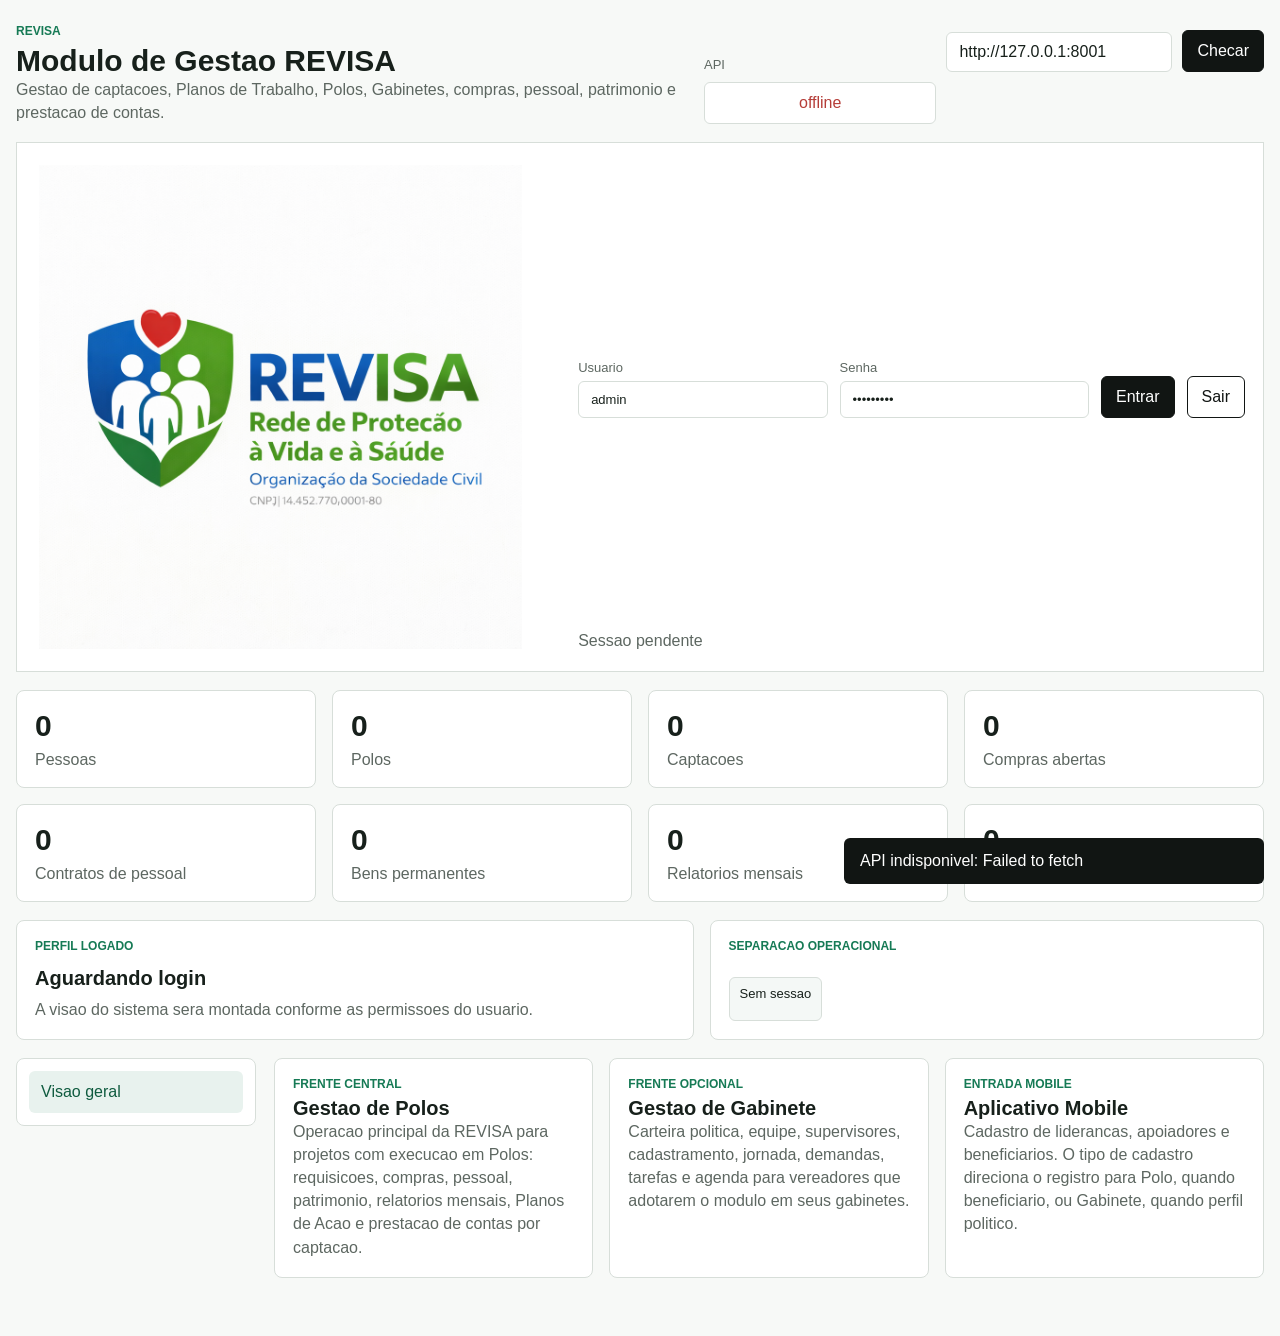
<file: apps/web/index.html>
<!doctype html>
<html lang="pt-BR">
  <head>
    <meta charset="utf-8" />
    <meta name="viewport" content="width=device-width, initial-scale=1" />
    <title>REVISA Gestao</title>
    <link rel="icon" href="data:," />
    <link rel="stylesheet" href="./styles.css" />
  </head>
  <body>
    <main class="shell">
      <section class="topbar" aria-label="REVISA">
        <div>
          <p class="eyebrow">REVISA</p>
          <h1>Modulo de Gestao REVISA</h1>
          <p class="muted">Gestao de captacoes, Planos de Trabalho, Polos, Gabinetes, compras, pessoal, patrimonio e prestacao de contas.</p>
        </div>
        <div class="api-box">
          <label for="apiBase">API</label>
          <input id="apiBase" value="http://127.0.0.1:8001" />
          <button id="healthBtn" type="button">Checar</button>
          <span id="apiStatus" class="pill">offline</span>
        </div>
      </section>

      <section class="login-band" aria-label="Acesso">
        <img
          src="./assets/logo-revisa.png"
          alt="Logo REVISA"
        />
        <form id="loginForm" class="login-form">
          <label>
            Usuario
            <input id="username" value="admin" autocomplete="username" />
          </label>
          <label>
            Senha
            <input id="password" type="password" value="Admin@123" autocomplete="current-password" />
          </label>
          <button type="submit">Entrar</button>
          <button id="logoutBtn" type="button" class="secondary">Sair</button>
          <p id="sessionState" class="muted">Sessao pendente</p>
        </form>
      </section>

      <section class="metrics" aria-label="Resumo">
        <article>
          <span id="personCount">0</span>
          <p>Pessoas</p>
        </article>
        <article>
          <span id="poloCount">0</span>
          <p>Polos</p>
        </article>
        <article>
          <span id="fundingCount">0</span>
          <p>Captacoes</p>
        </article>
        <article>
          <span id="purchaseOpenCount">0</span>
          <p>Compras abertas</p>
        </article>
        <article>
          <span id="staffCount">0</span>
          <p>Contratos de pessoal</p>
        </article>
        <article>
          <span id="assetCount">0</span>
          <p>Bens permanentes</p>
        </article>
        <article>
          <span id="monthlyReportCount">0</span>
          <p>Relatorios mensais</p>
        </article>
        <article>
          <span id="actionPlanCount">0</span>
          <p>Planos de Acao</p>
        </article>
      </section>

      <section class="access-overview" aria-label="Perfil de acesso">
        <article>
          <p class="eyebrow">Perfil logado</p>
          <h2 id="accessProfileName">Aguardando login</h2>
          <p id="accessProfileDescription" class="muted">A visao do sistema sera montada conforme as permissoes do usuario.</p>
        </article>
        <article>
          <p class="eyebrow">Separacao operacional</p>
          <div id="accessChips" class="access-chips">
            <span>Sem sessao</span>
          </div>
        </article>
      </section>

      <div class="module-layout">
        <aside class="side-menu" aria-label="Menu do Modulo de Gestao REVISA">
          <a href="#mod-visao-geral" data-nav-module="overview">Visao geral</a>
          <a href="#mod-financeiro" data-nav-module="finance">Gestao financeira</a>
          <a href="#mod-polos" data-nav-module="polo">Polos</a>
          <a href="#mod-operacional" data-nav-module="territory">Atendimento e tarefas</a>
          <a href="#mod-gabinete" data-nav-module="cabinet">Gabinete</a>
          <a href="#mod-jornada" data-nav-module="territory">Jornada</a>
          <a href="#mod-relatorios" data-nav-module="reports">Relatorios</a>
          <a href="#mod-listas" data-nav-module="monitoring">Listas operacionais</a>
        </aside>

        <div class="module-stack">
      <section id="mod-visao-geral" class="fronts" data-module="overview" aria-label="Frentes do sistema">
        <article class="panel">
          <p class="eyebrow">Frente central</p>
          <h2>Gestao de Polos</h2>
          <p class="muted">Operacao principal da REVISA para projetos com execucao em Polos: requisicoes, compras, pessoal, patrimonio, relatorios mensais, Planos de Acao e prestacao de contas por captacao.</p>
        </article>
        <article class="panel">
          <p class="eyebrow">Frente opcional</p>
          <h2>Gestao de Gabinete</h2>
          <p class="muted">Carteira politica, equipe, supervisores, cadastramento, jornada, demandas, tarefas e agenda para vereadores que adotarem o modulo em seus gabinetes.</p>
        </article>
        <article class="panel">
          <p class="eyebrow">Entrada mobile</p>
          <h2>Aplicativo Mobile</h2>
          <p class="muted">Cadastro de liderancas, apoiadores e beneficiarios. O tipo de cadastro direciona o registro para Polo, quando beneficiario, ou Gabinete, quando perfil politico.</p>
        </article>
      </section>

      <section id="mod-operacional" class="workspace" data-module="territory">
        <article class="panel">
          <div class="panel-head">
            <div>
              <p class="eyebrow">Atendimento</p>
              <h2>Captacao, demanda e tarefa</h2>
            </div>
            <div class="panel-tools">
              <button id="bootstrapDemoBtn" type="button">Preparar demo</button>
              <button id="refreshBtn" type="button" class="secondary">Atualizar</button>
            </div>
          </div>

          <div class="form-grid">
            <label>
              Nome
              <input id="captureName" value="Maria Cliente Demo" />
            </label>
            <label>
              Telefone
              <input id="capturePhone" value="11999990000" />
            </label>
            <label>
              Bairro
              <input id="captureDistrict" value="Centro" />
            </label>
            <label>
              Prioridade
              <select id="capturePriority">
                <option value="MEDIUM">MEDIA</option>
                <option value="HIGH">ALTA</option>
                <option value="LOW">BAIXA</option>
              </select>
            </label>
            <label class="wide">
              Nota
              <textarea id="captureNotes">Pedido registrado durante atendimento territorial.</textarea>
            </label>
          </div>

          <div class="actions">
            <button id="createCaptureBtn" type="button">Criar captacao</button>
            <button id="convertDemandBtn" type="button">Converter em demanda</button>
            <button id="createTaskBtn" type="button">Gerar tarefa</button>
            <button id="completeTaskBtn" type="button">Concluir tarefa</button>
          </div>

          <div class="selected-flow" aria-live="polite">
            <p><strong>Captacao:</strong> <span id="selectedCapture">nenhuma</span></p>
            <p><strong>Demanda:</strong> <span id="selectedDemand">nenhuma</span></p>
            <p><strong>Tarefa:</strong> <span id="selectedTask">nenhuma</span></p>
          </div>
        </article>

        <article class="panel">
          <div class="panel-head">
            <div>
              <p class="eyebrow">Polos</p>
              <h2>Beneficiario, frequencia e ocorrencia</h2>
            </div>
          </div>

          <div class="form-grid compact">
            <label class="wide">
              Organization ID
              <input id="poloOrganizationId" placeholder="UUID da organizacao" />
            </label>
            <label>
              Polo ID
              <input id="poloId" placeholder="UUID do polo" />
            </label>
            <label>
              Vereador ID
              <input id="poloVereadorId" placeholder="UUID do vereador" />
            </label>
            <label>
              Pessoa ID
              <input id="poloPersonId" placeholder="UUID da pessoa" />
            </label>
          </div>

          <div class="actions">
            <button id="createPoloBtn" type="button">Criar polo</button>
            <button id="linkBeneficiaryBtn" type="button">Vincular beneficiario</button>
            <button id="attendanceBtn" type="button">Registrar frequencia</button>
            <button id="occurrenceBtn" type="button">Registrar ocorrencia</button>
          </div>

          <p class="muted">Use a pessoa gerada no fluxo guiado ou informe IDs existentes.</p>
        </article>
      </section>

      <section id="mod-jornada" class="journey panel" data-module="territory" aria-label="Jornada da pessoa">
        <div class="panel-head">
          <div>
            <p class="eyebrow">Jornada</p>
            <h2>Pessoa, atendimento e polo</h2>
          </div>
          <button id="timelineBtn" type="button" class="secondary">Carregar jornada</button>
        </div>
        <div id="timelineSummary" class="journey-summary">
          <p class="muted">Prepare a demo ou selecione uma pessoa para carregar a jornada.</p>
        </div>
        <div id="timelineList" class="timeline-list"></div>
      </section>

      <section id="mod-polos" class="polo-ops panel" data-module="polo" aria-label="Gestao operacional do polo">
        <div class="panel-head">
          <div>
            <p class="eyebrow">Gestao de polos</p>
            <h2>Visao operacional</h2>
          </div>
          <button id="poloOverviewBtn" type="button" class="secondary">Carregar polo</button>
        </div>
        <div id="poloOverviewSummary" class="polo-overview-summary">
          <p class="muted">Prepare a demo ou selecione um polo para carregar a gestao operacional.</p>
        </div>
        <div id="poloOverviewLists" class="polo-overview-lists"></div>
      </section>

      <section id="mod-gabinete" class="cabinet-ops panel" data-module="cabinet" aria-label="Gestao operacional do gabinete">
        <div class="panel-head">
          <div>
            <p class="eyebrow">Gabinete</p>
            <h2>Vereador, carteira e demandas</h2>
          </div>
          <button id="cabinetOverviewBtn" type="button" class="secondary">Carregar gabinete</button>
        </div>
        <div id="cabinetOverviewSummary" class="cabinet-overview-summary">
          <p class="muted">Prepare a demo para carregar a visao operacional do gabinete.</p>
        </div>
        <div id="cabinetOverviewLists" class="cabinet-overview-lists"></div>
      </section>

      <section id="mod-financeiro" class="finance-ops panel" data-module="finance" aria-label="Gestao financeira REVISA">
        <div class="panel-head">
          <div>
            <p class="eyebrow">Fluxo financeiro REVISA</p>
            <h2>Captacao, Plano de Trabalho e execucao</h2>
          </div>
        </div>

        <div class="form-grid">
          <label>
            Origem da captacao
            <select id="fundingType">
              <option value="EMENDA_IMPOSITIVA">Emenda impositiva</option>
              <option value="EMENDA_PARLAMENTAR">Emenda parlamentar</option>
              <option value="DOACAO">Doacao</option>
              <option value="CHAMAMENTO_PUBLICO">Chamamento publico</option>
              <option value="PROJETO_MUNICIPAL">Projeto municipal aprovado</option>
              <option value="PROJETO_ESTADUAL">Projeto estadual aprovado</option>
              <option value="PROJETO_FEDERAL">Projeto federal aprovado</option>
              <option value="EMPRESA_PRIVADA">Empresa privada socialmente responsavel</option>
              <option value="TERMO_DE_PARCERIA">Termo de parceria</option>
              <option value="TERMO_DE_FOMENTO">Termo de fomento</option>
            </select>
          </label>
          <label>
            Nome da captacao
            <input id="fundingName" value="Projeto Vida Ativa" />
          </label>
          <label>
            Identificador
            <input id="fundingNumber" value="2026-DEMO" />
          </label>
          <label>
            Valor aprovado/captado
            <input id="fundingEstimated" value="100000.00" />
          </label>
          <label>
            Valor depositado/entrada
            <input id="fundingDeposited" value="80000.00" />
          </label>
          <label>
            Compra
            <input id="purchaseDescription" value="Compra de insumos do polo" />
          </label>
          <label>
            Categoria do Plano de Trabalho
            <select id="workPlanCategory">
              <option value="PESSOAL">10.2 Despesas com pessoal</option>
              <option value="DESPESAS_OPERACIONAIS">10.3 Despesas operacionais</option>
              <option value="DESPESAS_INDIRETAS">11.3 Despesas indiretas</option>
              <option value="BENS_PERMANENTES">Bens permanentes</option>
              <option value="SERVICOS_TERCEIROS">Servicos de terceiros</option>
              <option value="ALUGUEL">Alugueis e locacoes</option>
              <option value="INSUMOS">Insumos e materiais</option>
            </select>
          </label>
          <label>
            Despesa inicial
            <input id="workPlanDescription" value="Coordenador de Projeto" />
          </label>
          <label>
            Valor planejado
            <input id="workPlanAmount" value="73308.00" />
          </label>
          <label>
            Periodo
            <input id="workPlanPeriod" value="12 meses" />
          </label>
          <label class="wide">
            Objeto e justificativa
            <textarea id="workPlanObject">Plano de Trabalho vinculado a captacao independente, com metas, etapas, indicadores, despesas iniciais e evidencias para prestacao de contas.</textarea>
          </label>
        </div>

        <div class="actions">
          <button id="createFundingBtn" type="button" data-permission="administration.manage_finance">Cadastrar captacao</button>
          <button id="workPlanItemBtn" type="button" data-permission="administration.manage_finance">Cadastrar item do Plano de Trabalho</button>
          <button id="depositFundingBtn" type="button" data-permission="administration.manage_finance">Registrar entrada</button>
          <button id="purchaseRequestBtn" type="button" data-permission="administration.manage_purchase">Solicitar compra</button>
          <button id="staffContractBtn" type="button" data-permission="administration.manage_staff">Contratar pessoal</button>
          <button id="purchaseAlertsBtn" type="button" class="secondary">Alertas de compras</button>
          <button id="createAssetBtn" type="button" data-permission="administration.manage_purchase">Registrar patrimonio</button>
          <button id="assetListBtn" type="button" class="secondary">Controle patrimonial</button>
          <button id="monthlyReportsBtn" type="button" class="secondary">Relatorios mensais</button>
          <button id="actionPlansBtn" type="button" class="secondary">Planos de Acao</button>
          <button id="accountabilityBtn" type="button" class="secondary">Prestacao de contas</button>
          <button id="exportAccountabilityBtn" type="button" class="secondary">Exportar CSV</button>
        </div>

        <div id="managementSummary" class="accountability-summary">
          <p class="muted">Entre no sistema e prepare a demo para carregar a visao de gestao REVISA.</p>
        </div>
        <div id="managementLists" class="accountability-lists"></div>

        <div class="selected-flow" aria-live="polite">
          <p><strong>Captacao:</strong> <span id="selectedFunding">nenhuma</span></p>
          <p><strong>Movimento:</strong> <span id="selectedMovement">nenhum</span></p>
          <p><strong>Compra:</strong> <span id="selectedPurchase">nenhuma</span></p>
          <p><strong>Contrato:</strong> <span id="selectedStaff">nenhum</span></p>
        </div>

        <div id="accountabilitySummary" class="accountability-summary">
          <p class="muted">Cadastre uma captacao para consultar a prestacao de contas.</p>
        </div>
        <div id="purchaseAlertsSummary" class="accountability-summary">
          <p class="muted">Carregue os alertas para ver requisicoes de compras abertas.</p>
        </div>
        <div id="assetSummary" class="accountability-summary">
          <p class="muted">Registre ou carregue bens permanentes para controle patrimonial.</p>
        </div>
        <div id="monthlyReportsSummary" class="accountability-summary">
          <p class="muted">Carregue os relatorios mensais enviados pelos Polos.</p>
        </div>
        <div id="actionPlansSummary" class="accountability-summary">
          <p class="muted">Carregue os Planos de Acao anuais enviados pelos Polos.</p>
        </div>
        <div id="accountabilityLists" class="accountability-lists"></div>
      </section>

      <section id="mod-relatorios" class="report-center panel" data-module="reports" aria-label="Central de relatorios">
        <div class="panel-head">
          <div>
            <p class="eyebrow">Relatorios</p>
            <h2>Central por perfil e modulo</h2>
            <p class="muted">A consulta respeita as permissoes do usuario logado e os escopos de Polo, Gabinete e REVISA retornados pela API.</p>
          </div>
          <div class="panel-tools">
            <button id="reportRunBtn" type="button">Aplicar filtros</button>
            <button id="reportCsvBtn" type="button" class="secondary">Exportar CSV</button>
            <button id="reportPdfBtn" type="button" class="secondary">Gerar PDF</button>
          </div>
        </div>

        <div class="form-grid report-filters">
          <label>
            Modulo
            <select id="reportModule">
              <option value="all">Todos permitidos</option>
              <option value="accountability">Prestacao de contas</option>
              <option value="finance">Captacoes e Plano de Trabalho</option>
              <option value="workplan">Plano de Trabalho x Execucao</option>
              <option value="financial">Gestao Financeira</option>
              <option value="purchases">Compras e requisicoes</option>
              <option value="hr">Pessoal e contratos</option>
              <option value="assets">Patrimonio</option>
              <option value="polo">Polos</option>
              <option value="cabinet">Gabinete</option>
              <option value="mobile">Aplicativo Mobile</option>
              <option value="audit">Auditoria e Acessos</option>
            </select>
          </label>
          <label>
            Captacao
            <select id="reportFundingFilter">
              <option value="">Todas</option>
            </select>
          </label>
          <label>
            Polo
            <select id="reportPoloFilter">
              <option value="">Todos</option>
            </select>
          </label>
          <label>
            Vereador/Gabinete
            <select id="reportCabinetFilter">
              <option value="">Todos</option>
            </select>
          </label>
          <label>
            Periodo inicial
            <input id="reportDateStart" type="date" />
          </label>
          <label>
            Periodo final
            <input id="reportDateEnd" type="date" />
          </label>
          <label>
            Status
            <select id="reportStatusFilter">
              <option value="">Todos</option>
            </select>
          </label>
          <label>
            Categoria
            <select id="reportCategoryFilter">
              <option value="">Todas</option>
            </select>
          </label>
        </div>

        <div id="reportScopeNote" class="selected-flow">
          <p><strong>Escopo:</strong> entre no sistema para montar os relatorios permitidos ao perfil.</p>
        </div>
        <div id="reportSummary" class="accountability-summary">
          <p class="muted">Use os filtros para consultar relatorios financeiros, operacionais, de Polo, Gabinete e Mobile.</p>
        </div>
        <div id="reportTable" class="report-table"></div>
      </section>

      <section id="mod-listas" class="lists" data-module="monitoring" aria-label="Listas">
        <article>
          <h3>Captacoes</h3>
          <div id="capturesList" class="list"></div>
        </article>
        <article>
          <h3>Demandas</h3>
          <div id="demandsList" class="list"></div>
        </article>
        <article>
          <h3>Tarefas</h3>
          <div id="tasksList" class="list"></div>
        </article>
        <article>
          <h3>Polos</h3>
          <div id="polosList" class="list"></div>
        </article>
      </section>
        </div>
      </div>
    </main>

    <aside id="toast" class="toast" aria-live="polite"></aside>
    <script src="./app.js"></script>
  </body>
</html>
</file>
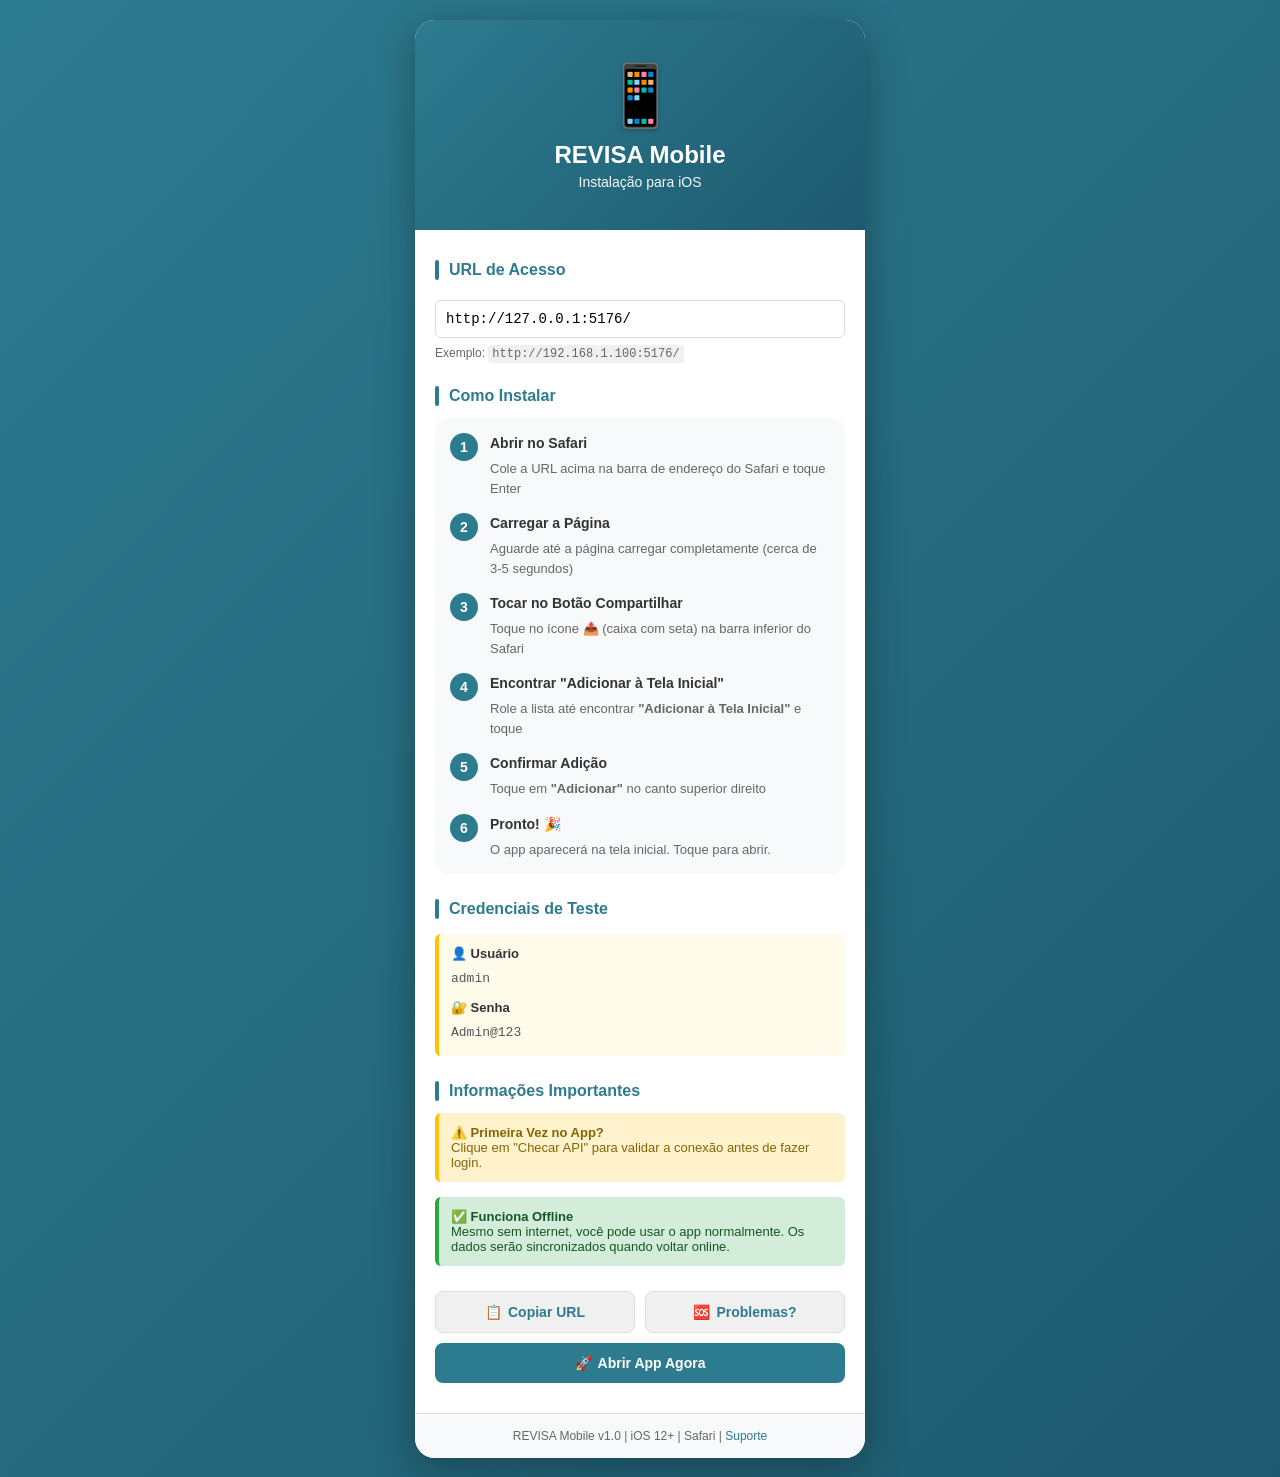
<file: apps/mobile/ios-installer.html>
<!DOCTYPE html>
<html lang="pt-BR">
<head>
    <meta charset="UTF-8">
    <meta name="viewport" content="width=device-width, initial-scale=1.0">
    <meta name="apple-mobile-web-app-capable" content="yes">
    <meta name="apple-mobile-web-app-status-bar-style" content="black-translucent">
    <meta name="apple-mobile-web-app-title" content="REVISA">
    <meta name="theme-color" content="#2d7b8f">
    <link rel="apple-touch-icon" href="data:image/svg+xml,<svg xmlns='http://www.w3.org/2000/svg' viewBox='0 0 180 180'><rect fill='%232d7b8f' width='180' height='180'/><text x='50%' y='50%' font-size='80' fill='white' text-anchor='middle' dominant-baseline='central' font-family='Arial, sans-serif' font-weight='bold'>R</text></svg>">
    <title>REVISA Mobile - Instalar iOS</title>
    <style>
        * {
            margin: 0;
            padding: 0;
            box-sizing: border-box;
        }
        
        body {
            font-family: -apple-system, BlinkMacSystemFont, "Segoe UI", Roboto, Helvetica, Arial, sans-serif;
            background: linear-gradient(135deg, #2d7b8f 0%, #1e5a6f 100%);
            min-height: 100vh;
            display: flex;
            align-items: center;
            justify-content: center;
            padding: 20px;
            color: #333;
        }
        
        .container {
            background: white;
            border-radius: 20px;
            box-shadow: 0 10px 40px rgba(0, 0, 0, 0.3);
            max-width: 450px;
            width: 100%;
            overflow: hidden;
        }
        
        .header {
            background: linear-gradient(135deg, #2d7b8f 0%, #1e5a6f 100%);
            padding: 40px 20px;
            text-align: center;
            color: white;
        }
        
        .logo {
            font-size: 60px;
            font-weight: bold;
            margin-bottom: 10px;
            text-shadow: 0 2px 4px rgba(0, 0, 0, 0.2);
        }
        
        .header h1 {
            font-size: 24px;
            margin-bottom: 5px;
        }
        
        .header p {
            font-size: 14px;
            opacity: 0.95;
        }
        
        .content {
            padding: 30px 20px;
        }
        
        .section {
            margin-bottom: 25px;
        }
        
        .section-title {
            font-size: 16px;
            font-weight: bold;
            color: #2d7b8f;
            margin-bottom: 12px;
            display: flex;
            align-items: center;
        }
        
        .section-title::before {
            content: "";
            width: 4px;
            height: 20px;
            background: #2d7b8f;
            margin-right: 10px;
            border-radius: 2px;
        }
        
        .steps {
            background: #f8f9fa;
            border-radius: 12px;
            padding: 15px;
        }
        
        .step {
            display: flex;
            margin-bottom: 15px;
        }
        
        .step:last-child {
            margin-bottom: 0;
        }
        
        .step-number {
            background: #2d7b8f;
            color: white;
            width: 28px;
            height: 28px;
            border-radius: 50%;
            display: flex;
            align-items: center;
            justify-content: center;
            font-weight: bold;
            font-size: 14px;
            margin-right: 12px;
            flex-shrink: 0;
        }
        
        .step-content {
            flex: 1;
        }
        
        .step-content p {
            font-size: 14px;
            line-height: 1.5;
            color: #333;
        }
        
        .code {
            background: white;
            border: 1px solid #ddd;
            border-radius: 6px;
            padding: 8px 12px;
            margin-top: 8px;
            font-family: monospace;
            font-size: 13px;
            color: #2d7b8f;
            word-break: break-all;
            user-select: all;
            cursor: text;
        }
        
        .button-group {
            display: grid;
            grid-template-columns: 1fr 1fr;
            gap: 10px;
            margin-top: 20px;
        }
        
        .button {
            padding: 12px 16px;
            border: none;
            border-radius: 8px;
            font-size: 14px;
            font-weight: bold;
            cursor: pointer;
            transition: all 0.3s ease;
            text-decoration: none;
            display: inline-flex;
            align-items: center;
            justify-content: center;
        }
        
        .button-primary {
            background: #2d7b8f;
            color: white;
            grid-column: 1 / -1;
        }
        
        .button-primary:active {
            background: #1e5a6f;
            transform: scale(0.98);
        }
        
        .button-secondary {
            background: #f0f0f0;
            color: #2d7b8f;
            border: 1px solid #ddd;
        }
        
        .button-secondary:active {
            background: #e0e0e0;
            transform: scale(0.98);
        }
        
        .credentials {
            background: #fffbea;
            border-left: 4px solid #ffc107;
            padding: 12px;
            border-radius: 6px;
            margin: 15px 0;
        }
        
        .credentials-title {
            font-weight: bold;
            font-size: 13px;
            color: #333;
            margin-bottom: 8px;
        }
        
        .credential {
            font-size: 13px;
            color: #555;
            line-height: 1.6;
            font-family: monospace;
        }
        
        .warning {
            background: #fff3cd;
            border-left: 4px solid #ffc107;
            padding: 12px;
            border-radius: 6px;
            margin: 15px 0;
            font-size: 13px;
            color: #856404;
        }
        
        .success {
            background: #d4edda;
            border-left: 4px solid #28a745;
            padding: 12px;
            border-radius: 6px;
            margin: 15px 0;
            font-size: 13px;
            color: #155724;
        }
        
        .icon {
            display: inline-block;
            margin-right: 6px;
        }
        
        .footer {
            background: #f8f9fa;
            padding: 15px 20px;
            text-align: center;
            font-size: 12px;
            color: #666;
            border-top: 1px solid #ddd;
        }
        
        .footer a {
            color: #2d7b8f;
            text-decoration: none;
        }
        
        .url-input {
            width: 100%;
            padding: 10px;
            border: 1px solid #ddd;
            border-radius: 6px;
            font-size: 14px;
            margin-top: 8px;
            font-family: monospace;
        }
        
        @media (max-width: 480px) {
            .header {
                padding: 30px 15px;
            }
            
            .header h1 {
                font-size: 20px;
            }
            
            .content {
                padding: 20px 15px;
            }
            
            .button-group {
                grid-template-columns: 1fr;
            }
            
            .button {
                width: 100%;
            }
        }
    </style>
</head>
<body>
    <div class="container">
        <div class="header">
            <div class="logo">📱</div>
            <h1>REVISA Mobile</h1>
            <p>Instalação para iOS</p>
        </div>
        
        <div class="content">
            <!-- URL de Acesso -->
            <div class="section">
                <div class="section-title">URL de Acesso</div>
                <input type="text" id="urlInput" class="url-input" value="http://127.0.0.1:5176/" placeholder="Digite a URL do servidor">
                <p style="font-size: 12px; color: #666; margin-top: 8px;">
                    Exemplo: <code style="background: #f0f0f0; padding: 2px 4px; border-radius: 3px;">http://192.168.1.100:5176/</code>
                </p>
            </div>
            
            <!-- Passo a Passo -->
            <div class="section">
                <div class="section-title">Como Instalar</div>
                <div class="steps">
                    <div class="step">
                        <div class="step-number">1</div>
                        <div class="step-content">
                            <p><strong>Abrir no Safari</strong></p>
                            <p style="font-size: 13px; color: #666; margin-top: 5px;">Cole a URL acima na barra de endereço do Safari e toque Enter</p>
                        </div>
                    </div>
                    
                    <div class="step">
                        <div class="step-number">2</div>
                        <div class="step-content">
                            <p><strong>Carregar a Página</strong></p>
                            <p style="font-size: 13px; color: #666; margin-top: 5px;">Aguarde até a página carregar completamente (cerca de 3-5 segundos)</p>
                        </div>
                    </div>
                    
                    <div class="step">
                        <div class="step-number">3</div>
                        <div class="step-content">
                            <p><strong>Tocar no Botão Compartilhar</strong></p>
                            <p style="font-size: 13px; color: #666; margin-top: 5px;">Toque no ícone 📤 (caixa com seta) na barra inferior do Safari</p>
                        </div>
                    </div>
                    
                    <div class="step">
                        <div class="step-number">4</div>
                        <div class="step-content">
                            <p><strong>Encontrar "Adicionar à Tela Inicial"</strong></p>
                            <p style="font-size: 13px; color: #666; margin-top: 5px;">Role a lista até encontrar <strong>"Adicionar à Tela Inicial"</strong> e toque</p>
                        </div>
                    </div>
                    
                    <div class="step">
                        <div class="step-number">5</div>
                        <div class="step-content">
                            <p><strong>Confirmar Adição</strong></p>
                            <p style="font-size: 13px; color: #666; margin-top: 5px;">Toque em <strong>"Adicionar"</strong> no canto superior direito</p>
                        </div>
                    </div>
                    
                    <div class="step">
                        <div class="step-number">6</div>
                        <div class="step-content">
                            <p><strong>Pronto! 🎉</strong></p>
                            <p style="font-size: 13px; color: #666; margin-top: 5px;">O app aparecerá na tela inicial. Toque para abrir.</p>
                        </div>
                    </div>
                </div>
            </div>
            
            <!-- Credenciais -->
            <div class="section">
                <div class="section-title">Credenciais de Teste</div>
                <div class="credentials">
                    <div class="credentials-title">👤 Usuário</div>
                    <div class="credential">admin</div>
                    <div class="credentials-title" style="margin-top: 10px;">🔐 Senha</div>
                    <div class="credential">Admin@123</div>
                </div>
            </div>
            
            <!-- Informações Importantes -->
            <div class="section">
                <div class="section-title">Informações Importantes</div>
                
                <div class="warning" style="margin-top: 0;">
                    <strong>⚠️ Primeira Vez no App?</strong><br>
                    Clique em "Checar API" para validar a conexão antes de fazer login.
                </div>
                
                <div class="success">
                    <strong>✅ Funciona Offline</strong><br>
                    Mesmo sem internet, você pode usar o app normalmente. Os dados serão sincronizados quando voltar online.
                </div>
            </div>
            
            <!-- Botões -->
            <div class="button-group">
                <button class="button button-secondary" onclick="copyToClipboard()">
                    <span class="icon">📋</span>Copiar URL
                </button>
                <button class="button button-secondary" onclick="showTroubleshoot()">
                    <span class="icon">🆘</span>Problemas?
                </button>
                <button class="button button-primary" onclick="openApp()">
                    <span class="icon">🚀</span>Abrir App Agora
                </button>
            </div>
        </div>
        
        <!-- Troubleshooting -->
        <div id="troubleshoot" style="display: none; padding: 20px; background: #f8f9fa; border-top: 1px solid #ddd;">
            <div class="section-title" style="margin-bottom: 15px;">Solução de Problemas</div>
            
            <div style="margin-bottom: 15px;">
                <strong style="color: #333;">❓ "API offline" (vermelho)</strong>
                <p style="font-size: 13px; color: #666; margin-top: 5px;">
                    1. Verifique se seu celular está na <strong>mesma rede WiFi</strong> do servidor<br>
                    2. Altere o IP da URL para o IP correto do servidor<br>
                    3. Clique "Checar API" novamente
                </p>
            </div>
            
            <div style="margin-bottom: 15px;">
                <strong style="color: #333;">❓ "Login inválido"</strong>
                <p style="font-size: 13px; color: #666; margin-top: 5px;">
                    1. Confirme que digitou: <code style="background: white; padding: 2px 4px; border: 1px solid #ddd; border-radius: 3px;">admin</code><br>
                    2. Confirme a senha: <code style="background: white; padding: 2px 4px; border: 1px solid #ddd; border-radius: 3px;">Admin@123</code><br>
                    3. Clique "Checar API" primeiro para validar conexão
                </p>
            </div>
            
            <div style="margin-bottom: 15px;">
                <strong style="color: #333;">❓ "App não aparece na tela inicial"</strong>
                <p style="font-size: 13px; color: #666; margin-top: 5px;">
                    1. Certifique-se de estar usando <strong>Safari</strong> (não Chrome)<br>
                    2. Recarregue a página (puxe para baixo)<br>
                    3. Tente novamente: Compartilhar → Adicionar à Tela Inicial
                </p>
            </div>
            
            <div>
                <strong style="color: #333;">❓ "Sem internet - como usar offline?"</strong>
                <p style="font-size: 13px; color: #666; margin-top: 5px;">
                    1. Use o app normalmente - ele funciona sem internet<br>
                    2. Os dados são salvos no celular<br>
                    3. Quando voltar online, toca para sincronizar
                </p>
            </div>
        </div>
        
        <div class="footer">
            REVISA Mobile v1.0 | iOS 12+ | Safari | <a href="mailto:support@revisa.com.br">Suporte</a>
        </div>
    </div>
    
    <script>
        function copyToClipboard() {
            const url = document.getElementById('urlInput').value;
            if (navigator.clipboard && navigator.clipboard.writeText) {
                navigator.clipboard.writeText(url).then(() => {
                    alert('✅ URL copiada: ' + url);
                }).catch(err => {
                    alert('URL: ' + url);
                });
            } else {
                // Fallback para devices antigos
                const textarea = document.createElement('textarea');
                textarea.value = url;
                document.body.appendChild(textarea);
                textarea.select();
                document.execCommand('copy');
                document.body.removeChild(textarea);
                alert('✅ URL copiada: ' + url);
            }
        }
        
        function showTroubleshoot() {
            const element = document.getElementById('troubleshoot');
            if (element.style.display === 'none') {
                element.style.display = 'block';
                element.scrollIntoView({ behavior: 'smooth' });
            } else {
                element.style.display = 'none';
            }
        }
        
        function openApp() {
            const url = document.getElementById('urlInput').value.trim();
            if (!url) {
                alert('⚠️ Digite a URL do servidor primeiro!');
                document.getElementById('urlInput').focus();
                return;
            }
            
            // Adicionar protocolo se não tiver
            let finalUrl = url;
            if (!url.startsWith('http://') && !url.startsWith('https://')) {
                finalUrl = 'http://' + url;
            }
            
            // Remover trailing slash
            finalUrl = finalUrl.replace(/\/$/, '');
            
            // Abrir em nova aba/janela
            window.open(finalUrl, '_blank');
        }
        
        // Restaurar URL anteriormente usada
        window.addEventListener('load', () => {
            const saved = localStorage.getItem('revisa-ios-url');
            if (saved) {
                document.getElementById('urlInput').value = saved;
            }
        });
        
        // Salvar URL quando mudar
        document.getElementById('urlInput').addEventListener('change', (e) => {
            localStorage.setItem('revisa-ios-url', e.target.value);
        });
        
        // Permitir Enter para abrir app
        document.getElementById('urlInput').addEventListener('keypress', (e) => {
            if (e.key === 'Enter') {
                openApp();
            }
        });
    </script>
</body>
</html>
</file>
<file: apps/gabinete/styles.css>
:root {
  color-scheme: light;
  --ink: #17201b;
  --muted: #5c6660;
  --paper: #f5f8f6;
  --surface: #ffffff;
  --line: #d7dfd9;
  --green: #167a55;
  --cyan: #1f7f8c;
  --red: #b6423d;
  --yellow: #c89f1a;
  --black: #111513;
}

* {
  box-sizing: border-box;
}

body {
  margin: 0;
  min-height: 100vh;
  background: var(--paper);
  color: var(--ink);
  font-family: Arial, Helvetica, sans-serif;
  letter-spacing: 0;
}

button,
input,
select,
textarea {
  font: inherit;
}

button {
  min-height: 42px;
  border: 1px solid var(--black);
  border-radius: 6px;
  background: var(--black);
  color: #fff;
  padding: 0 14px;
  cursor: pointer;
}

button:hover {
  background: #26332c;
}

button.secondary {
  background: var(--surface);
  color: var(--black);
}

input,
select,
textarea {
  width: 100%;
  border: 1px solid var(--line);
  border-radius: 6px;
  background: #fff;
  color: var(--ink);
  padding: 10px 12px;
}

textarea {
  min-height: 84px;
  resize: vertical;
}

label {
  display: grid;
  gap: 6px;
  color: var(--muted);
  font-size: 13px;
}

h1,
h2,
h3,
p {
  margin: 0;
}

h1 {
  font-size: 30px;
  line-height: 1.1;
}

h2 {
  font-size: 20px;
}

h3 {
  font-size: 16px;
}

.app-shell {
  width: min(1360px, calc(100% - 32px));
  margin: 0 auto;
  padding: 24px 0 42px;
}

.access-panel {
  border: 1px solid var(--line);
  border-radius: 8px;
  background: var(--surface);
  display: grid;
  grid-template-columns: minmax(260px, 0.55fr) minmax(0, 1.45fr);
  overflow: hidden;
  margin-bottom: 18px;
}

.access-panel img {
  width: 100%;
  height: 100%;
  min-height: 250px;
  object-fit: contain;
  background: #fff;
  padding: 24px;
}

.access-content {
  padding: 22px;
  display: grid;
  align-content: center;
  gap: 16px;
}

.access-grid {
  display: grid;
  grid-template-columns: minmax(260px, 1.2fr) 1fr 1fr;
  gap: 12px;
}

.actions {
  display: flex;
  flex-wrap: wrap;
  gap: 10px;
}

.context-row {
  display: grid;
  grid-template-columns: repeat(7, minmax(0, 1fr));
  gap: 12px;
  margin-bottom: 18px;
}

.context-row article,
.panel {
  border: 1px solid var(--line);
  border-radius: 8px;
  background: var(--surface);
}

.context-row article {
  min-height: 86px;
  padding: 16px;
  display: grid;
  align-content: center;
  gap: 8px;
}

.context-row span {
  color: var(--muted);
  font-size: 13px;
}

.context-row strong {
  font-size: 20px;
  overflow-wrap: anywhere;
}

.board {
  display: grid;
  grid-template-columns: repeat(2, minmax(0, 1fr));
  gap: 16px;
  margin-bottom: 18px;
}

.profile-panel,
.journey-panel {
  grid-column: 1 / -1;
}

.report-center {
  margin-bottom: 18px;
}

.report-summary {
  display: grid;
  gap: 10px;
  margin-top: 14px;
  margin-bottom: 14px;
}

.report-kpis {
  display: grid;
  grid-template-columns: repeat(4, minmax(0, 1fr));
  gap: 10px;
}

.report-kpis article {
  border: 1px solid var(--line);
  border-radius: 6px;
  padding: 12px;
  display: grid;
  gap: 4px;
}

.report-kpis strong {
  font-size: 22px;
}

.report-kpis span {
  color: var(--muted);
}

.report-table {
  width: 100%;
  overflow: auto;
}

.report-table table {
  width: 100%;
  min-width: 820px;
  border-collapse: collapse;
  background: #fff;
}

.report-table th,
.report-table td {
  border: 1px solid var(--line);
  padding: 10px;
  text-align: left;
  vertical-align: top;
  overflow-wrap: anywhere;
}

.report-table th {
  background: #f2f7f5;
}

.panel {
  padding: 18px;
}

.panel-head {
  display: flex;
  justify-content: space-between;
  align-items: start;
  gap: 16px;
  margin-bottom: 16px;
}

.eyebrow {
  color: var(--green);
  font-size: 12px;
  font-weight: 700;
  text-transform: uppercase;
  margin-bottom: 6px;
}

.muted {
  color: var(--muted);
  line-height: 1.45;
}

.form-grid {
  display: grid;
  grid-template-columns: repeat(4, minmax(0, 1fr));
  gap: 12px;
}

.form-grid.compact {
  grid-template-columns: repeat(2, minmax(0, 1fr));
}

.wide {
  grid-column: 1 / -1;
}

.selected-flow {
  display: grid;
  gap: 8px;
  margin-top: 14px;
  padding-top: 14px;
  border-top: 1px solid var(--line);
  color: var(--muted);
}

.selected-flow strong {
  color: var(--ink);
}

.lists {
  display: grid;
  grid-template-columns: repeat(4, minmax(0, 1fr));
  gap: 16px;
}

.lists .panel {
  min-height: 320px;
  display: grid;
  grid-template-rows: auto 1fr;
  gap: 12px;
}

.list,
.timeline-list {
  display: grid;
  align-content: start;
  gap: 10px;
  max-height: 430px;
  overflow: auto;
}

.item,
.timeline-item {
  border-left: 4px solid var(--cyan);
  border-radius: 6px;
  background: #f2f7f5;
  padding: 10px 12px;
  display: grid;
  gap: 6px;
  text-align: left;
}

button.item {
  border-top: 0;
  border-right: 0;
  border-bottom: 0;
  color: var(--ink);
}

.item[data-tone="green"],
.timeline-item[data-tone="green"] {
  border-left-color: var(--green);
}

.item[data-tone="yellow"],
.timeline-item[data-tone="yellow"] {
  border-left-color: var(--yellow);
}

.item[data-tone="red"],
.timeline-item[data-tone="red"] {
  border-left-color: var(--red);
}

.item strong,
.item small,
.item p,
.timeline-item strong,
.timeline-item small,
.timeline-item p {
  overflow-wrap: anywhere;
}

.item small,
.item p,
.timeline-item small,
.timeline-item p {
  color: var(--muted);
}

.timeline-summary {
  display: grid;
  gap: 6px;
  margin-bottom: 14px;
}

.empty {
  color: var(--muted);
  line-height: 1.45;
}

.toast {
  position: fixed;
  right: 16px;
  bottom: 16px;
  width: min(420px, calc(100% - 32px));
  border-radius: 6px;
  background: var(--black);
  color: #fff;
  overflow: hidden;
}

.toast:not(:empty) {
  padding: 14px 16px;
}

@media (max-width: 1180px) {
  .context-row,
  .lists {
    grid-template-columns: repeat(3, minmax(0, 1fr));
  }

  .form-grid {
    grid-template-columns: repeat(2, minmax(0, 1fr));
  }
}

@media (max-width: 860px) {
  .access-panel,
  .board,
  .context-row,
  .lists,
  .access-grid,
  .form-grid,
  .form-grid.compact,
  .report-kpis {
    grid-template-columns: 1fr;
  }

  .access-panel img {
    min-height: 180px;
  }
}

@media (max-width: 640px) {
  .app-shell {
    width: min(100% - 20px, 1360px);
    padding-top: 14px;
  }

  .access-content,
  .panel {
    padding: 14px;
  }

  h1 {
    font-size: 24px;
  }

  .panel-head {
    display: grid;
  }
}
</file>
<file: apps/mobile/styles.css>
:root {
  color-scheme: light;
  --ink: #17201c;
  --muted: #66716c;
  --paper: #e9f0ec;
  --surface: #ffffff;
  --soft: #f4f8f6;
  --line: #d0ddd6;
  --green: #1f7a4d;
  --cyan: #1c8290;
  --yellow: #b58918;
  --red: #b4473f;
  --black: #111513;
}

* {
  box-sizing: border-box;
}

body {
  margin: 0;
  min-height: 100vh;
  background:
    linear-gradient(90deg, rgba(31, 122, 77, 0.12), transparent 38%),
    linear-gradient(180deg, #f7faf8, var(--paper));
  color: var(--ink);
  font-family: Arial, Helvetica, sans-serif;
  letter-spacing: 0;
}

button,
input,
select,
textarea {
  font: inherit;
}

button {
  min-height: 44px;
  border: 1px solid var(--black);
  border-radius: 6px;
  background: var(--black);
  color: #fff;
  padding: 0 14px;
  cursor: pointer;
}

button.secondary {
  background: #fff;
  color: var(--black);
}

button.primary {
  width: 100%;
}

input,
select,
textarea {
  width: 100%;
  border: 1px solid var(--line);
  border-radius: 6px;
  background: #fff;
  color: var(--ink);
  padding: 11px 12px;
}

textarea {
  min-height: 92px;
  resize: vertical;
}

label {
  display: grid;
  gap: 6px;
  color: var(--muted);
  font-size: 13px;
}

h1,
h2,
p {
  margin: 0;
}

h1 {
  font-size: 24px;
  line-height: 1.1;
}

h2 {
  font-size: 18px;
}

.mobile-shell {
  width: min(1120px, 100%);
  margin: 0 auto;
  padding: 24px;
}

.phone {
  width: min(480px, 100%);
  margin: 0 auto;
  border: 1px solid #b8c7bf;
  border-radius: 8px;
  background: var(--surface);
  box-shadow: 0 20px 52px rgba(23, 32, 28, 0.16);
  overflow: hidden;
}

.app-bar {
  display: grid;
  grid-template-columns: 88px 1fr;
  gap: 14px;
  align-items: center;
  padding: 18px 16px;
  background: #f8fbf9;
  border-bottom: 1px solid var(--line);
}

.app-bar img {
  width: 88px;
  height: 64px;
  object-fit: contain;
  background: #fff;
  border: 1px solid var(--line);
  border-radius: 6px;
  padding: 6px;
}

.session-strip,
.form-panel,
.result-panel,
.timeline-panel {
  padding: 16px;
  display: grid;
  gap: 12px;
  border-bottom: 1px solid var(--line);
}

.session-strip {
  background: #fbfdfc;
}

.context-panel {
  display: grid;
  grid-template-columns: repeat(3, 1fr);
  border-bottom: 1px solid var(--line);
  background: var(--soft);
}

.context-panel article {
  padding: 12px;
  display: grid;
  gap: 4px;
  border-right: 1px solid var(--line);
}

.context-panel article:last-child {
  border-right: 0;
}

.context-panel span {
  color: var(--muted);
  font-size: 12px;
}

.context-panel strong {
  font-size: 13px;
  line-height: 1.25;
}

.section-head {
  display: grid;
  gap: 4px;
}

.eyebrow {
  color: var(--green);
  font-size: 12px;
  font-weight: 700;
  text-transform: uppercase;
}

.muted {
  color: var(--muted);
  line-height: 1.45;
}

.grid {
  display: grid;
  gap: 10px;
}

.grid.two {
  grid-template-columns: 1fr 1fr;
}

.actions {
  display: flex;
  flex-wrap: wrap;
  gap: 8px;
}

.segmented {
  display: grid;
  grid-template-columns: 1fr 1fr;
  border: 1px solid var(--line);
  border-radius: 8px;
  overflow: hidden;
}

.segmented label {
  display: flex;
  min-height: 46px;
  align-items: center;
  justify-content: center;
  gap: 8px;
  padding: 8px;
  color: var(--ink);
  background: #fff;
}

.segmented label:first-child {
  border-right: 1px solid var(--line);
}

.segmented input {
  width: auto;
}

.segmented label:has(input:checked) {
  background: #e1f1e8;
  color: #0e5a37;
  font-weight: 700;
}

.context-fields {
  display: grid;
  gap: 10px;
}

.context-fields[data-mode="MANDATO_ACOMPANHAMENTO"] #poloField {
  display: none;
}

.check {
  grid-template-columns: auto 1fr;
  align-items: center;
}

.check input {
  width: auto;
}

.result,
.timeline {
  display: grid;
  gap: 10px;
}

.result-item,
.timeline-item {
  border-left: 4px solid var(--cyan);
  border-radius: 6px;
  background: var(--soft);
  padding: 10px 12px;
  display: grid;
  gap: 5px;
}

.timeline-item[data-type="DEMANDA"] {
  border-left-color: var(--yellow);
}

.timeline-item[data-type="BENEFICIARIO_POLO"] {
  border-left-color: var(--green);
}

.timeline-item[data-type="OCORRENCIA"] {
  border-left-color: var(--red);
}

.result-item small,
.timeline-item small {
  color: var(--muted);
}

.toast {
  position: fixed;
  left: 16px;
  right: 16px;
  bottom: 16px;
  min-height: 0;
  border-radius: 6px;
  background: var(--black);
  color: #fff;
  overflow: hidden;
  z-index: 3;
}

.toast:not(:empty) {
  padding: 14px 16px;
}

@media (max-width: 560px) {
  .mobile-shell {
    padding: 0;
  }

  .phone {
    min-height: 100vh;
    border: 0;
    border-radius: 0;
    box-shadow: none;
  }

  .grid.two,
  .segmented,
  .context-panel {
    grid-template-columns: 1fr;
  }

  .segmented label:first-child,
  .context-panel article {
    border-right: 0;
    border-bottom: 1px solid var(--line);
  }

  .context-panel article:last-child {
    border-bottom: 0;
  }
}
</file>
<file: apps/polo/styles.css>
:root {
  color-scheme: light;
  --ink: #17201b;
  --muted: #5c6660;
  --paper: #f5f8f6;
  --surface: #ffffff;
  --line: #d7dfd9;
  --green: #167a55;
  --cyan: #1f7f8c;
  --red: #b6423d;
  --yellow: #c89f1a;
  --black: #111513;
}

* {
  box-sizing: border-box;
}

body {
  margin: 0;
  min-height: 100vh;
  background: var(--paper);
  color: var(--ink);
  font-family: Arial, Helvetica, sans-serif;
  letter-spacing: 0;
}

button,
input,
select,
textarea {
  font: inherit;
}

button {
  min-height: 42px;
  border: 1px solid var(--black);
  border-radius: 6px;
  background: var(--black);
  color: #fff;
  padding: 0 14px;
  cursor: pointer;
}

button:hover {
  background: #26332c;
}

button.secondary {
  background: var(--surface);
  color: var(--black);
}

input,
select,
textarea {
  width: 100%;
  border: 1px solid var(--line);
  border-radius: 6px;
  background: #fff;
  color: var(--ink);
  padding: 10px 12px;
}

textarea {
  min-height: 82px;
  resize: vertical;
}

label {
  display: grid;
  gap: 6px;
  color: var(--muted);
  font-size: 13px;
}

h1,
h2,
h3,
p {
  margin: 0;
}

h1 {
  font-size: 30px;
  line-height: 1.1;
}

h2 {
  font-size: 20px;
}

h3 {
  font-size: 16px;
}

.app-shell {
  width: min(1360px, calc(100% - 32px));
  margin: 0 auto;
  padding: 24px 0 42px;
}

.access-panel {
  border: 1px solid var(--line);
  border-radius: 8px;
  background: var(--surface);
  display: grid;
  grid-template-columns: minmax(260px, 0.7fr) minmax(0, 1.3fr);
  overflow: hidden;
  margin-bottom: 18px;
}

.access-panel img {
  width: 100%;
  height: 100%;
  min-height: 260px;
  object-fit: cover;
}

.access-content {
  padding: 22px;
  display: grid;
  align-content: center;
  gap: 16px;
}

.access-grid {
  display: grid;
  grid-template-columns: minmax(260px, 1.2fr) 1fr 1fr;
  gap: 12px;
}

.actions {
  display: flex;
  flex-wrap: wrap;
  gap: 10px;
}

.context-row {
  display: grid;
  grid-template-columns: repeat(7, minmax(0, 1fr));
  gap: 12px;
  margin-bottom: 18px;
}

.context-row article,
.panel {
  border: 1px solid var(--line);
  border-radius: 8px;
  background: var(--surface);
}

.context-row article {
  min-height: 86px;
  padding: 16px;
  display: grid;
  align-content: center;
  gap: 8px;
}

.context-row span {
  color: var(--muted);
  font-size: 13px;
}

.context-row strong {
  font-size: 20px;
  overflow-wrap: anywhere;
}

.board {
  display: grid;
  grid-template-columns: repeat(2, minmax(0, 1fr));
  gap: 16px;
  margin-bottom: 18px;
}

.purchase-panel {
  grid-column: 1 / -1;
}

.monthly-panel {
  grid-column: 1 / -1;
}

.report-center {
  margin-bottom: 18px;
}

.report-summary {
  display: grid;
  gap: 10px;
  margin-top: 14px;
  margin-bottom: 14px;
}

.report-kpis {
  display: grid;
  grid-template-columns: repeat(5, minmax(0, 1fr));
  gap: 10px;
}

.report-kpis article {
  border: 1px solid var(--line);
  border-radius: 6px;
  padding: 12px;
  display: grid;
  gap: 4px;
}

.report-kpis strong {
  font-size: 22px;
}

.report-kpis span {
  color: var(--muted);
}

.report-table {
  width: 100%;
  overflow: auto;
}

.report-table table {
  width: 100%;
  min-width: 820px;
  border-collapse: collapse;
  background: #fff;
}

.report-table th,
.report-table td {
  border: 1px solid var(--line);
  padding: 10px;
  text-align: left;
  vertical-align: top;
  overflow-wrap: anywhere;
}

.report-table th {
  background: #f2f7f5;
}

.panel {
  padding: 18px;
}

.panel-head {
  display: flex;
  justify-content: space-between;
  align-items: start;
  gap: 16px;
  margin-bottom: 16px;
}

.eyebrow {
  color: var(--green);
  font-size: 12px;
  font-weight: 700;
  text-transform: uppercase;
  margin-bottom: 6px;
}

.muted {
  color: var(--muted);
  line-height: 1.45;
}

.form-grid {
  display: grid;
  grid-template-columns: repeat(4, minmax(0, 1fr));
  gap: 12px;
}

.form-grid.compact {
  grid-template-columns: repeat(2, minmax(0, 1fr));
}

.wide {
  grid-column: 1 / -1;
}

.lists {
  display: grid;
  grid-template-columns: repeat(6, minmax(0, 1fr));
  gap: 16px;
}

.lists .panel {
  min-height: 320px;
  display: grid;
  grid-template-rows: auto 1fr;
  gap: 12px;
}

.list {
  display: grid;
  align-content: start;
  gap: 10px;
  max-height: 420px;
  overflow: auto;
}

.draft-list,
.monthly-modalities {
  display: grid;
  gap: 10px;
  margin-top: 14px;
}

.monthly-modality-row {
  display: grid;
  grid-template-columns: 1.4fr 120px 120px minmax(180px, 1fr);
  gap: 10px;
  align-items: end;
}

.monthly-preview {
  white-space: pre-wrap;
  margin: 14px 0 0;
  border: 1px solid var(--line);
  border-radius: 6px;
  background: #f2f7f5;
  padding: 12px;
  color: var(--ink);
  line-height: 1.45;
  overflow-wrap: anywhere;
  font-family: Arial, Helvetica, sans-serif;
}

.item {
  border-left: 4px solid var(--cyan);
  border-radius: 6px;
  background: #f2f7f5;
  padding: 10px 12px;
  display: grid;
  gap: 6px;
}

.item[data-tone="green"] {
  border-left-color: var(--green);
}

.item[data-tone="yellow"] {
  border-left-color: var(--yellow);
}

.item[data-tone="red"] {
  border-left-color: var(--red);
}

.item strong,
.item small,
.item p {
  overflow-wrap: anywhere;
}

.item small,
.item p {
  color: var(--muted);
}

.empty {
  color: var(--muted);
  line-height: 1.45;
}

.toast {
  position: fixed;
  right: 16px;
  bottom: 16px;
  width: min(420px, calc(100% - 32px));
  border-radius: 6px;
  background: var(--black);
  color: #fff;
  overflow: hidden;
}

.toast:not(:empty) {
  padding: 14px 16px;
}

@media (max-width: 1180px) {
  .context-row,
  .lists {
    grid-template-columns: repeat(3, minmax(0, 1fr));
  }

  .form-grid {
    grid-template-columns: repeat(2, minmax(0, 1fr));
  }
}

@media (max-width: 860px) {
  .access-panel,
  .board,
  .context-row,
  .lists,
  .access-grid,
  .form-grid,
  .form-grid.compact,
  .report-kpis,
  .monthly-modality-row {
    grid-template-columns: 1fr;
  }

  .access-panel img {
    min-height: 180px;
  }
}

@media (max-width: 640px) {
  .app-shell {
    width: min(100% - 20px, 1360px);
    padding-top: 14px;
  }

  .access-content,
  .panel {
    padding: 14px;
  }

  h1 {
    font-size: 24px;
  }
}
</file>
<file: apps/web/styles.css>
:root {
  color-scheme: light;
  --ink: #17201b;
  --muted: #5d6761;
  --line: #d7ded9;
  --paper: #f7f9f7;
  --surface: #ffffff;
  --green: #167a55;
  --red: #b53d38;
  --yellow: #d5a800;
  --cyan: #1f7f8c;
  --black: #111513;
}

* {
  box-sizing: border-box;
}

body {
  margin: 0;
  min-height: 100vh;
  background: var(--paper);
  color: var(--ink);
  font-family: Arial, Helvetica, sans-serif;
  letter-spacing: 0;
}

button,
input,
select,
textarea {
  font: inherit;
}

button {
  min-height: 42px;
  border: 1px solid var(--black);
  border-radius: 6px;
  background: var(--black);
  color: #fff;
  padding: 0 14px;
  cursor: pointer;
}

button:hover {
  background: #26332c;
}

button.secondary {
  background: var(--surface);
  color: var(--black);
}

input,
select,
textarea {
  width: 100%;
  border: 1px solid var(--line);
  border-radius: 6px;
  background: #fff;
  color: var(--ink);
  padding: 10px 12px;
}

textarea {
  min-height: 86px;
  resize: vertical;
}

label {
  display: grid;
  gap: 6px;
  color: var(--muted);
  font-size: 13px;
}

h1,
h2,
h3,
p {
  margin: 0;
}

h1 {
  font-size: 30px;
}

h2 {
  font-size: 20px;
}

h3 {
  font-size: 16px;
}

.shell {
  width: min(1280px, calc(100% - 32px));
  margin: 0 auto;
  padding: 24px 0 40px;
}

.topbar,
.login-band,
.workspace,
.lists,
.metrics,
.access-overview {
  display: grid;
  gap: 16px;
}

.topbar {
  grid-template-columns: 1fr minmax(320px, 560px);
  align-items: end;
  margin-bottom: 18px;
}

.api-box {
  display: grid;
  grid-template-columns: 1fr auto auto;
  align-items: end;
  gap: 10px;
}

.pill {
  min-height: 42px;
  border: 1px solid var(--line);
  border-radius: 6px;
  display: inline-grid;
  place-items: center;
  padding: 0 12px;
  background: #fff;
  color: var(--red);
  white-space: nowrap;
}

.pill.ok {
  color: var(--green);
}

.login-band {
  grid-template-columns: minmax(260px, 0.75fr) 1fr;
  align-items: stretch;
  margin-bottom: 18px;
  border: 1px solid var(--line);
  background: var(--surface);
}

.login-band img {
  width: 100%;
  height: 100%;
  min-height: 170px;
  object-fit: contain;
  background: #fff;
  padding: 22px;
}

.login-form {
  display: grid;
  grid-template-columns: 1fr 1fr auto auto;
  gap: 12px;
  align-items: end;
  padding: 18px;
}

.login-form .muted {
  grid-column: 1 / -1;
}

.metrics {
  grid-template-columns: repeat(4, 1fr);
  margin-bottom: 18px;
}

.fronts {
  display: grid;
  grid-template-columns: repeat(3, minmax(0, 1fr));
  gap: 16px;
  margin-bottom: 18px;
}

.metrics article,
.panel,
.lists article {
  border: 1px solid var(--line);
  border-radius: 8px;
  background: var(--surface);
}

.metrics article {
  min-height: 92px;
  padding: 18px;
  display: grid;
  align-content: center;
  gap: 8px;
}

.metrics span {
  font-size: 30px;
  font-weight: 700;
}

.metrics p {
  color: var(--muted);
}

.access-overview {
  grid-template-columns: 1.1fr 0.9fr;
  margin-bottom: 18px;
}

.access-overview article {
  border: 1px solid var(--line);
  border-radius: 8px;
  background: var(--surface);
  padding: 18px;
  display: grid;
  gap: 8px;
}

.access-chips {
  display: flex;
  flex-wrap: wrap;
  gap: 8px;
}

.access-chips span {
  border: 1px solid var(--line);
  border-radius: 6px;
  background: #f4f8f6;
  color: var(--ink);
  padding: 8px 10px;
  font-size: 13px;
}

.module-layout {
  display: grid;
  grid-template-columns: 240px minmax(0, 1fr);
  gap: 18px;
  align-items: start;
}

.module-stack {
  min-width: 0;
}

.side-menu {
  position: sticky;
  top: 16px;
  border: 1px solid var(--line);
  border-radius: 8px;
  background: var(--surface);
  padding: 12px;
  display: grid;
  gap: 6px;
}

.side-menu a {
  border-radius: 6px;
  color: var(--ink);
  padding: 12px;
  text-decoration: none;
}

.side-menu a:hover,
.side-menu a.active {
  background: #e8f2ee;
  color: #0f5b3f;
}

.is-hidden {
  display: none !important;
}

.workspace {
  grid-template-columns: minmax(0, 1.2fr) minmax(320px, 0.8fr);
  margin-bottom: 18px;
}

.journey {
  margin-bottom: 18px;
}

.polo-ops {
  margin-bottom: 18px;
}

.cabinet-ops {
  margin-bottom: 18px;
}

.finance-ops {
  margin-bottom: 18px;
}

.report-center {
  margin-bottom: 18px;
}

.report-filters {
  margin-bottom: 14px;
}

.report-table {
  width: 100%;
  overflow: auto;
}

.report-table table {
  width: 100%;
  min-width: 980px;
  border-collapse: collapse;
  background: #fff;
}

.report-table th,
.report-table td {
  border: 1px solid var(--line);
  padding: 10px;
  text-align: left;
  vertical-align: top;
  overflow-wrap: anywhere;
}

.report-table th {
  background: #f4f8f6;
  color: var(--ink);
}

.polo-overview-summary {
  display: grid;
  gap: 10px;
  margin-bottom: 14px;
}

.cabinet-overview-summary {
  display: grid;
  gap: 10px;
  margin-bottom: 14px;
}

.accountability-summary {
  display: grid;
  gap: 10px;
  margin-top: 14px;
  margin-bottom: 14px;
}

.polo-kpis {
  display: grid;
  grid-template-columns: repeat(5, minmax(0, 1fr));
  gap: 10px;
}

.cabinet-kpis {
  display: grid;
  grid-template-columns: repeat(7, minmax(0, 1fr));
  gap: 10px;
}

.accountability-kpis {
  display: grid;
  grid-template-columns: repeat(6, minmax(0, 1fr));
  gap: 10px;
}

.polo-kpis article,
.cabinet-kpis article,
.accountability-kpis article {
  border: 1px solid var(--line);
  border-radius: 6px;
  padding: 12px;
  display: grid;
  gap: 4px;
}

.polo-kpis strong,
.cabinet-kpis strong,
.accountability-kpis strong {
  font-size: 24px;
}

.polo-kpis span,
.cabinet-kpis span,
.accountability-kpis span {
  color: var(--muted);
  overflow-wrap: anywhere;
}

.polo-overview-lists {
  display: grid;
  grid-template-columns: repeat(3, minmax(0, 1fr));
  gap: 12px;
}

.cabinet-overview-lists {
  display: grid;
  grid-template-columns: repeat(4, minmax(0, 1fr));
  gap: 12px;
}

.accountability-lists {
  display: grid;
  grid-template-columns: repeat(4, minmax(0, 1fr));
  gap: 12px;
}

.polo-overview-lists article,
.cabinet-overview-lists article,
.accountability-lists article {
  display: grid;
  align-content: start;
  gap: 10px;
}

.ops-item {
  border-left: 4px solid var(--green);
  border-radius: 6px;
  background: #f4f8f6;
  padding: 10px 12px;
  display: grid;
  gap: 5px;
}

.ops-item small {
  color: var(--muted);
  overflow-wrap: anywhere;
}

.journey-summary {
  display: grid;
  gap: 6px;
  margin-bottom: 14px;
}

.journey-summary strong {
  color: var(--ink);
}

.timeline-list {
  display: grid;
  gap: 10px;
  max-height: 420px;
  overflow: auto;
}

.timeline-item {
  border-left: 4px solid var(--cyan);
  border-radius: 6px;
  background: #f4f8f6;
  padding: 12px 14px;
  display: grid;
  gap: 5px;
}

.timeline-item[data-type="DEMANDA"],
.timeline-item[data-type="TAREFA"] {
  border-left-color: var(--yellow);
}

.timeline-item[data-type="BENEFICIARIO_POLO"],
.timeline-item[data-type="FREQUENCIA"] {
  border-left-color: var(--green);
}

.timeline-item[data-type="OCORRENCIA"] {
  border-left-color: var(--red);
}

.timeline-item span,
.timeline-item small {
  color: var(--muted);
  font-size: 13px;
}

.timeline-item strong,
.timeline-item p {
  overflow-wrap: anywhere;
}

.panel {
  padding: 18px;
}

.panel-head {
  display: flex;
  align-items: start;
  justify-content: space-between;
  gap: 16px;
  margin-bottom: 16px;
}

.panel-tools {
  display: flex;
  flex-wrap: wrap;
  gap: 10px;
  justify-content: flex-end;
}

.eyebrow {
  color: var(--green);
  font-size: 12px;
  font-weight: 700;
  text-transform: uppercase;
  margin-bottom: 6px;
}

.muted {
  color: var(--muted);
  line-height: 1.45;
}

.form-grid {
  display: grid;
  grid-template-columns: repeat(4, minmax(0, 1fr));
  gap: 12px;
}

.form-grid.compact {
  grid-template-columns: 1fr 1fr;
}

.wide {
  grid-column: 1 / -1;
}

.actions {
  display: flex;
  flex-wrap: wrap;
  gap: 10px;
  margin-top: 14px;
}

.selected-flow {
  display: grid;
  gap: 8px;
  margin-top: 14px;
  padding-top: 14px;
  border-top: 1px solid var(--line);
  color: var(--muted);
}

.selected-flow strong {
  color: var(--ink);
}

.lists {
  grid-template-columns: repeat(4, minmax(0, 1fr));
}

.lists article {
  min-height: 230px;
  padding: 16px;
  display: grid;
  grid-template-rows: auto 1fr;
  gap: 12px;
}

.list {
  display: grid;
  align-content: start;
  gap: 10px;
  max-height: 360px;
  overflow: auto;
}

.item {
  border: 0;
  border-left: 4px solid var(--cyan);
  background: #f4f8f6;
  color: var(--ink);
  padding: 10px 12px;
  border-radius: 6px;
  display: grid;
  gap: 6px;
  cursor: pointer;
  text-align: left;
}

.item[data-status="OPEN"],
.item[data-status="NEW"] {
  border-left-color: var(--yellow);
}

.item[data-status="RESOLVED"],
.item[data-status="COMPLETED"],
.item[data-status="CONVERTED_TO_DEMAND"] {
  border-left-color: var(--green);
}

.item strong {
  overflow-wrap: anywhere;
}

.item small {
  color: var(--muted);
  overflow-wrap: anywhere;
}

.toast {
  position: fixed;
  right: 16px;
  bottom: 16px;
  width: min(420px, calc(100% - 32px));
  min-height: 0;
  border-radius: 6px;
  background: var(--black);
  color: #fff;
  padding: 0;
  overflow: hidden;
}

.toast:not(:empty) {
  padding: 14px 16px;
}

@media (max-width: 980px) {
  .topbar,
  .login-band,
  .access-overview,
  .module-layout,
  .fronts,
  .workspace,
  .lists,
  .polo-overview-lists,
  .cabinet-overview-lists,
  .accountability-lists {
    grid-template-columns: 1fr;
  }

  .login-form,
  .form-grid,
  .form-grid.compact,
  .metrics,
  .polo-kpis,
  .cabinet-kpis,
  .accountability-kpis {
    grid-template-columns: 1fr 1fr;
  }
}

@media (max-width: 640px) {
  .shell {
    width: min(100% - 20px, 1280px);
    padding-top: 14px;
  }

  .api-box,
  .login-form,
  .form-grid,
  .form-grid.compact,
  .metrics,
  .polo-kpis,
  .cabinet-kpis,
  .accountability-kpis {
    grid-template-columns: 1fr;
  }

  h1 {
    font-size: 24px;
  }

  .panel-head {
    display: grid;
  }

  .panel-tools {
    justify-content: start;
  }

  .side-menu {
    position: static;
  }
}
</file>
